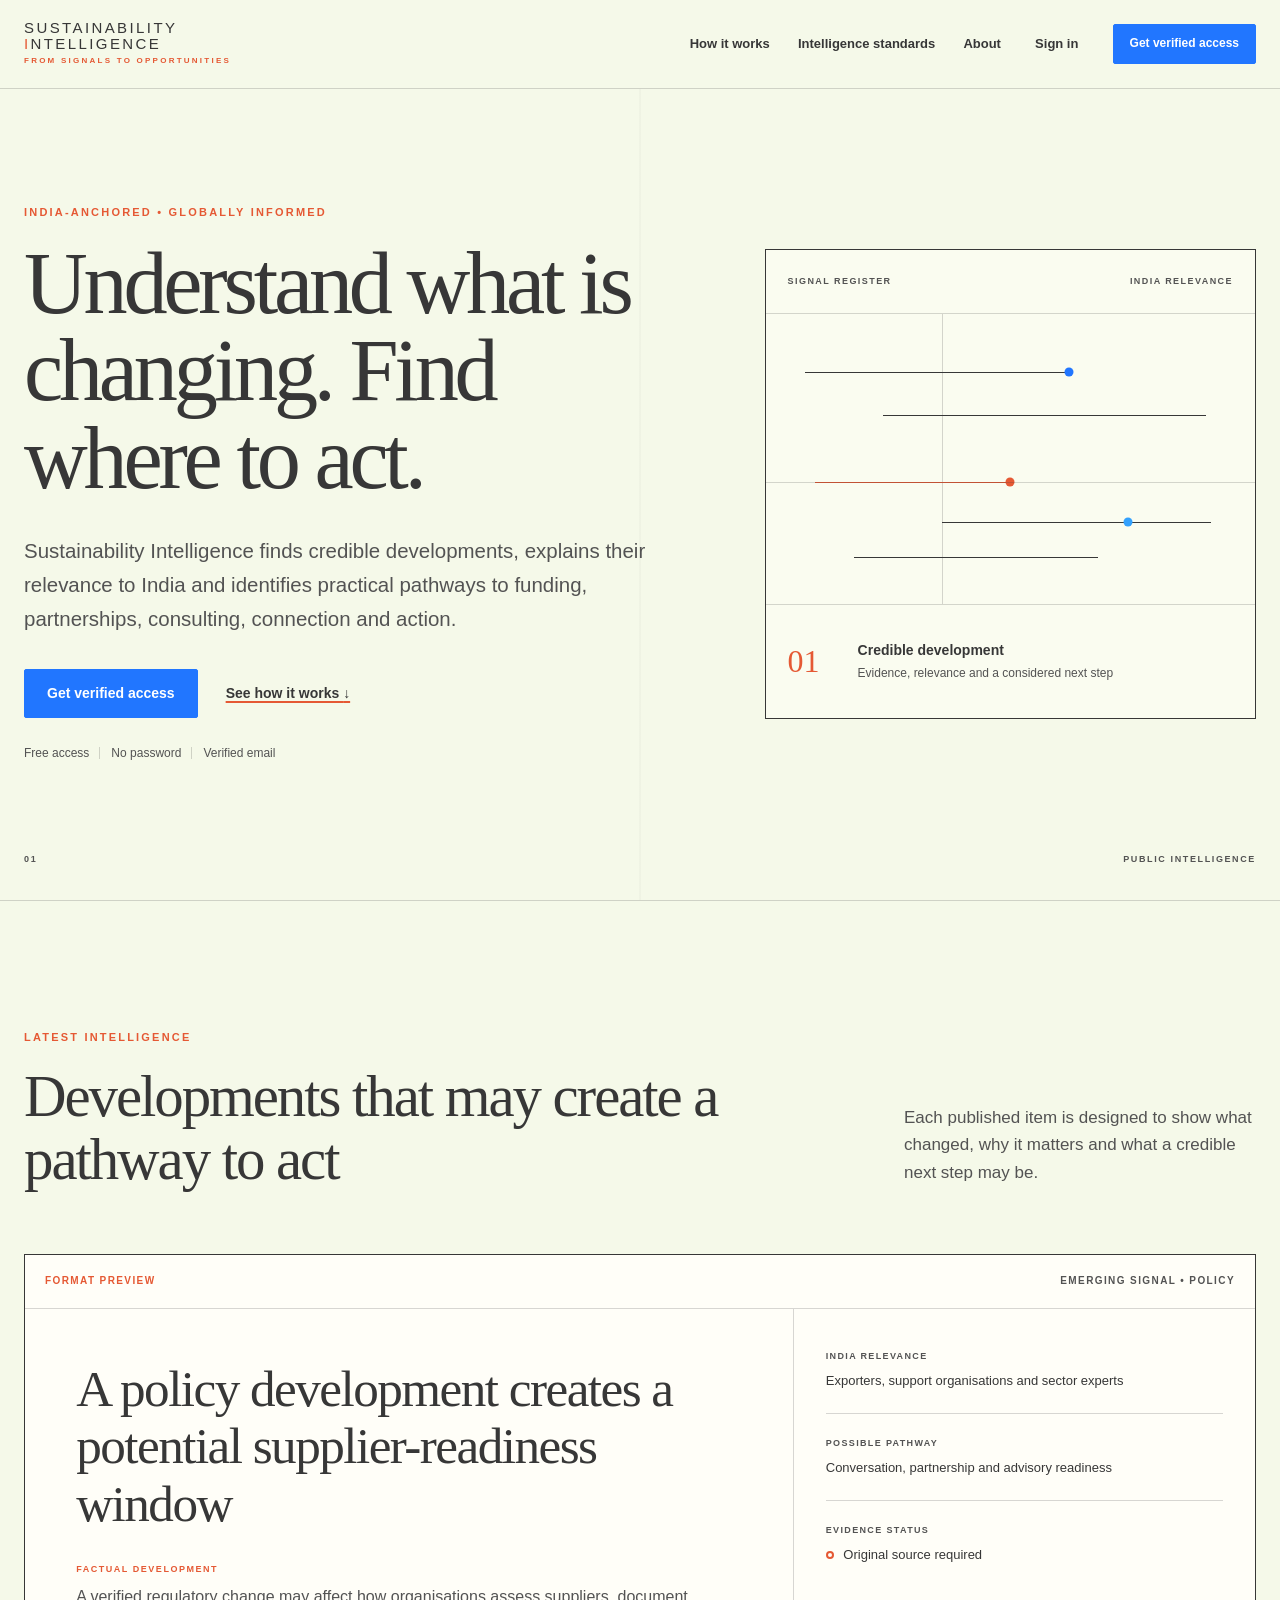
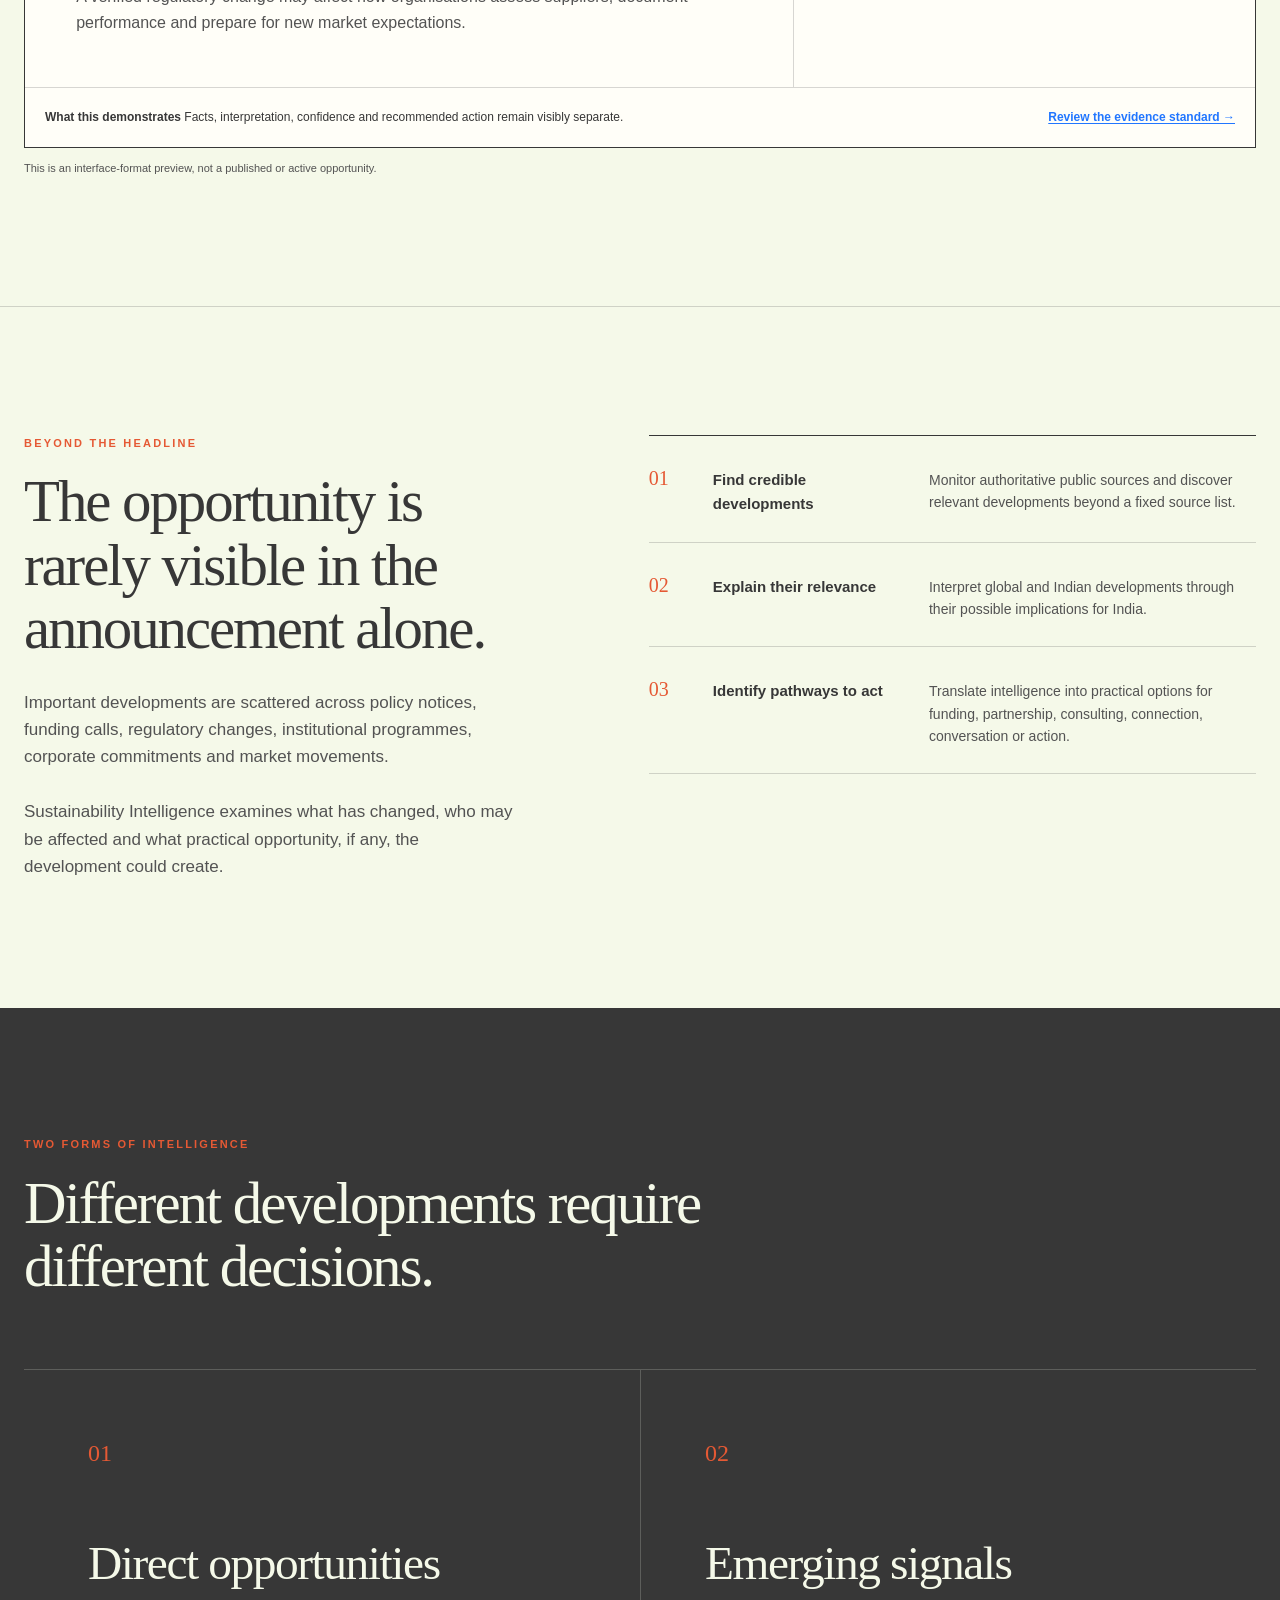
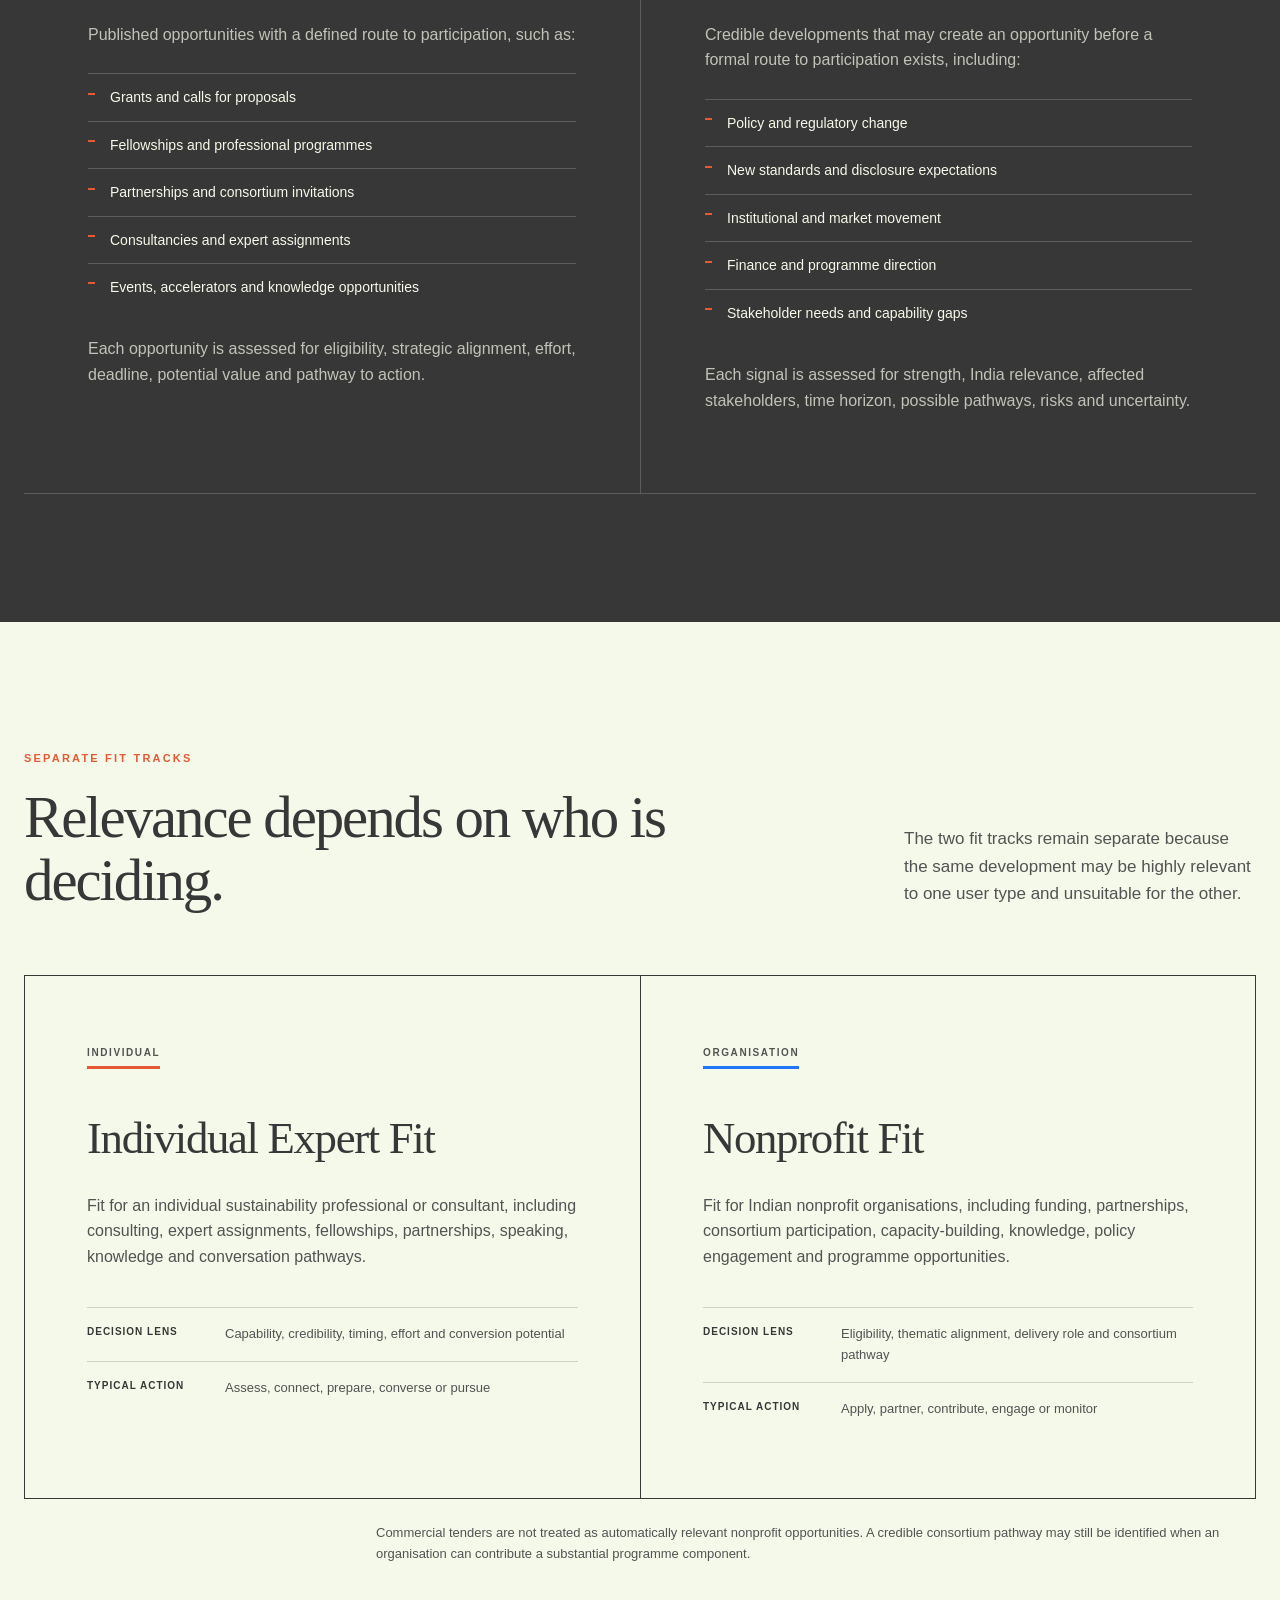
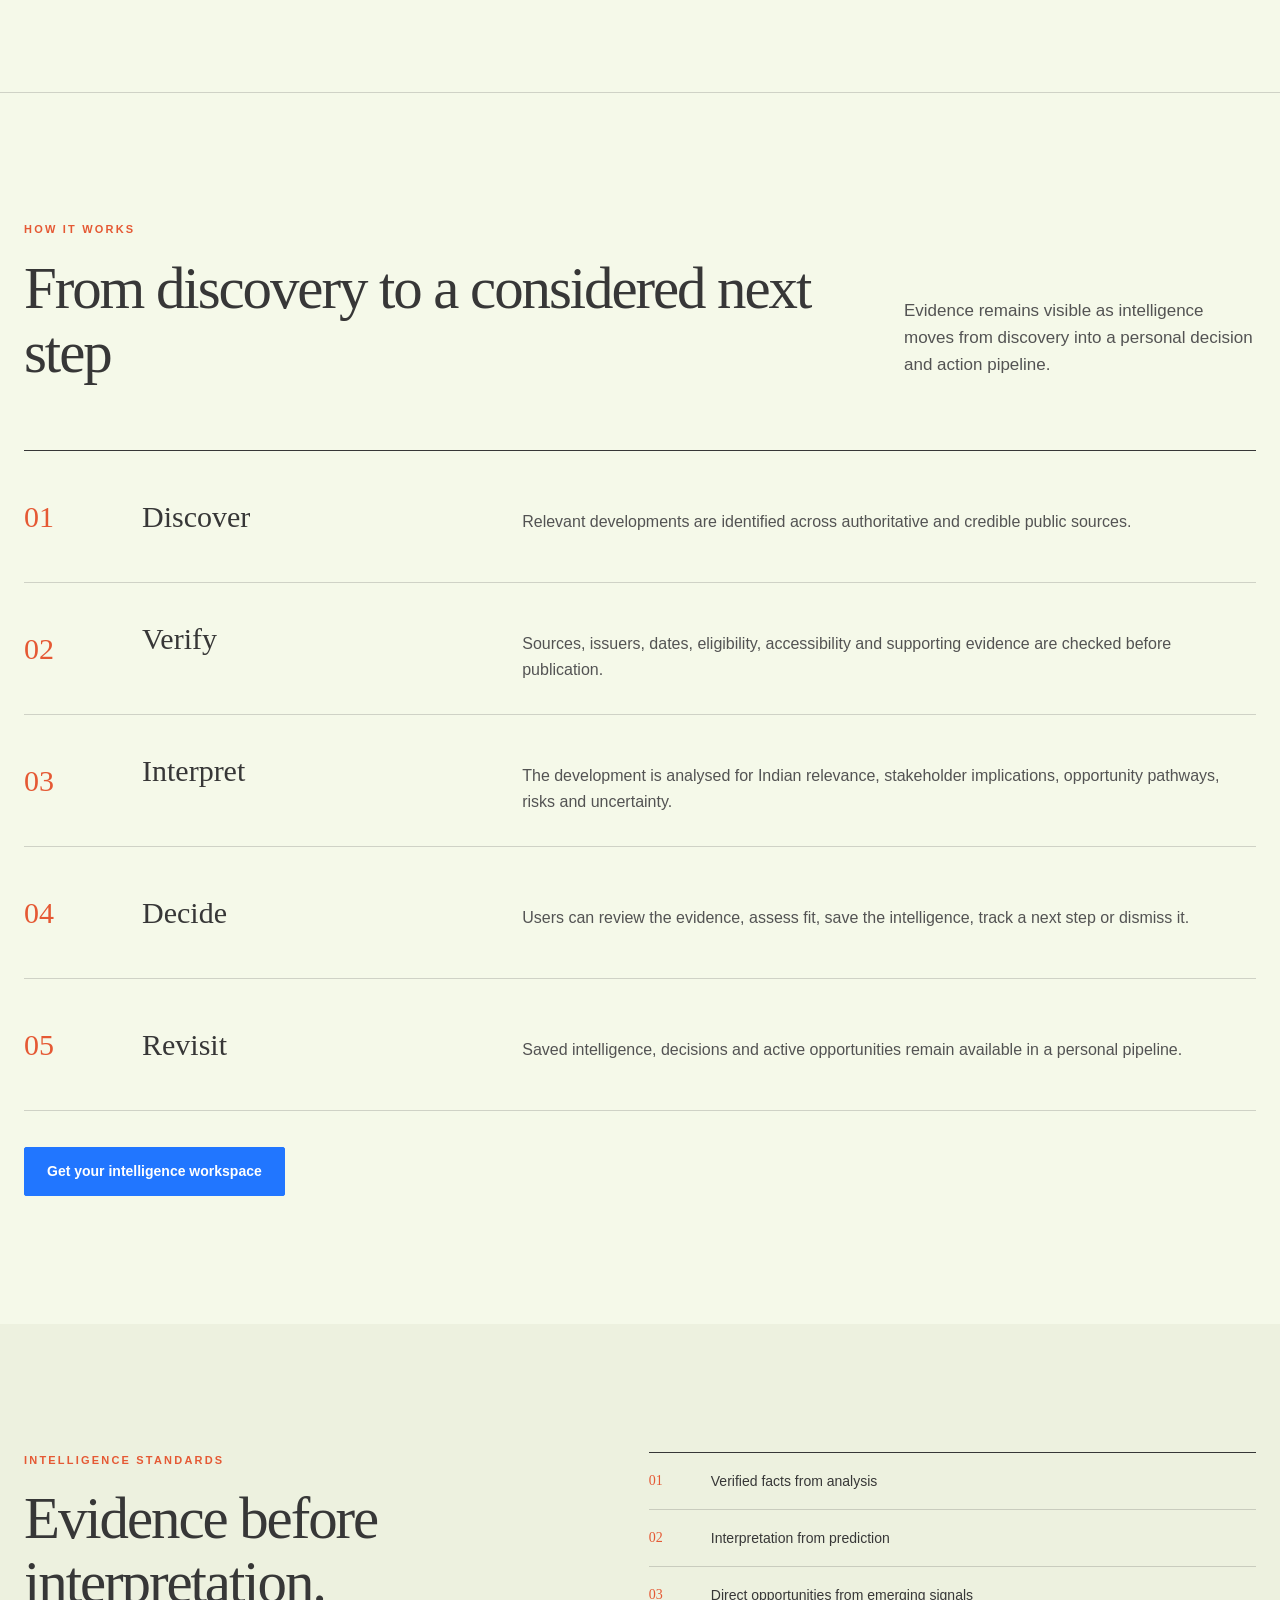
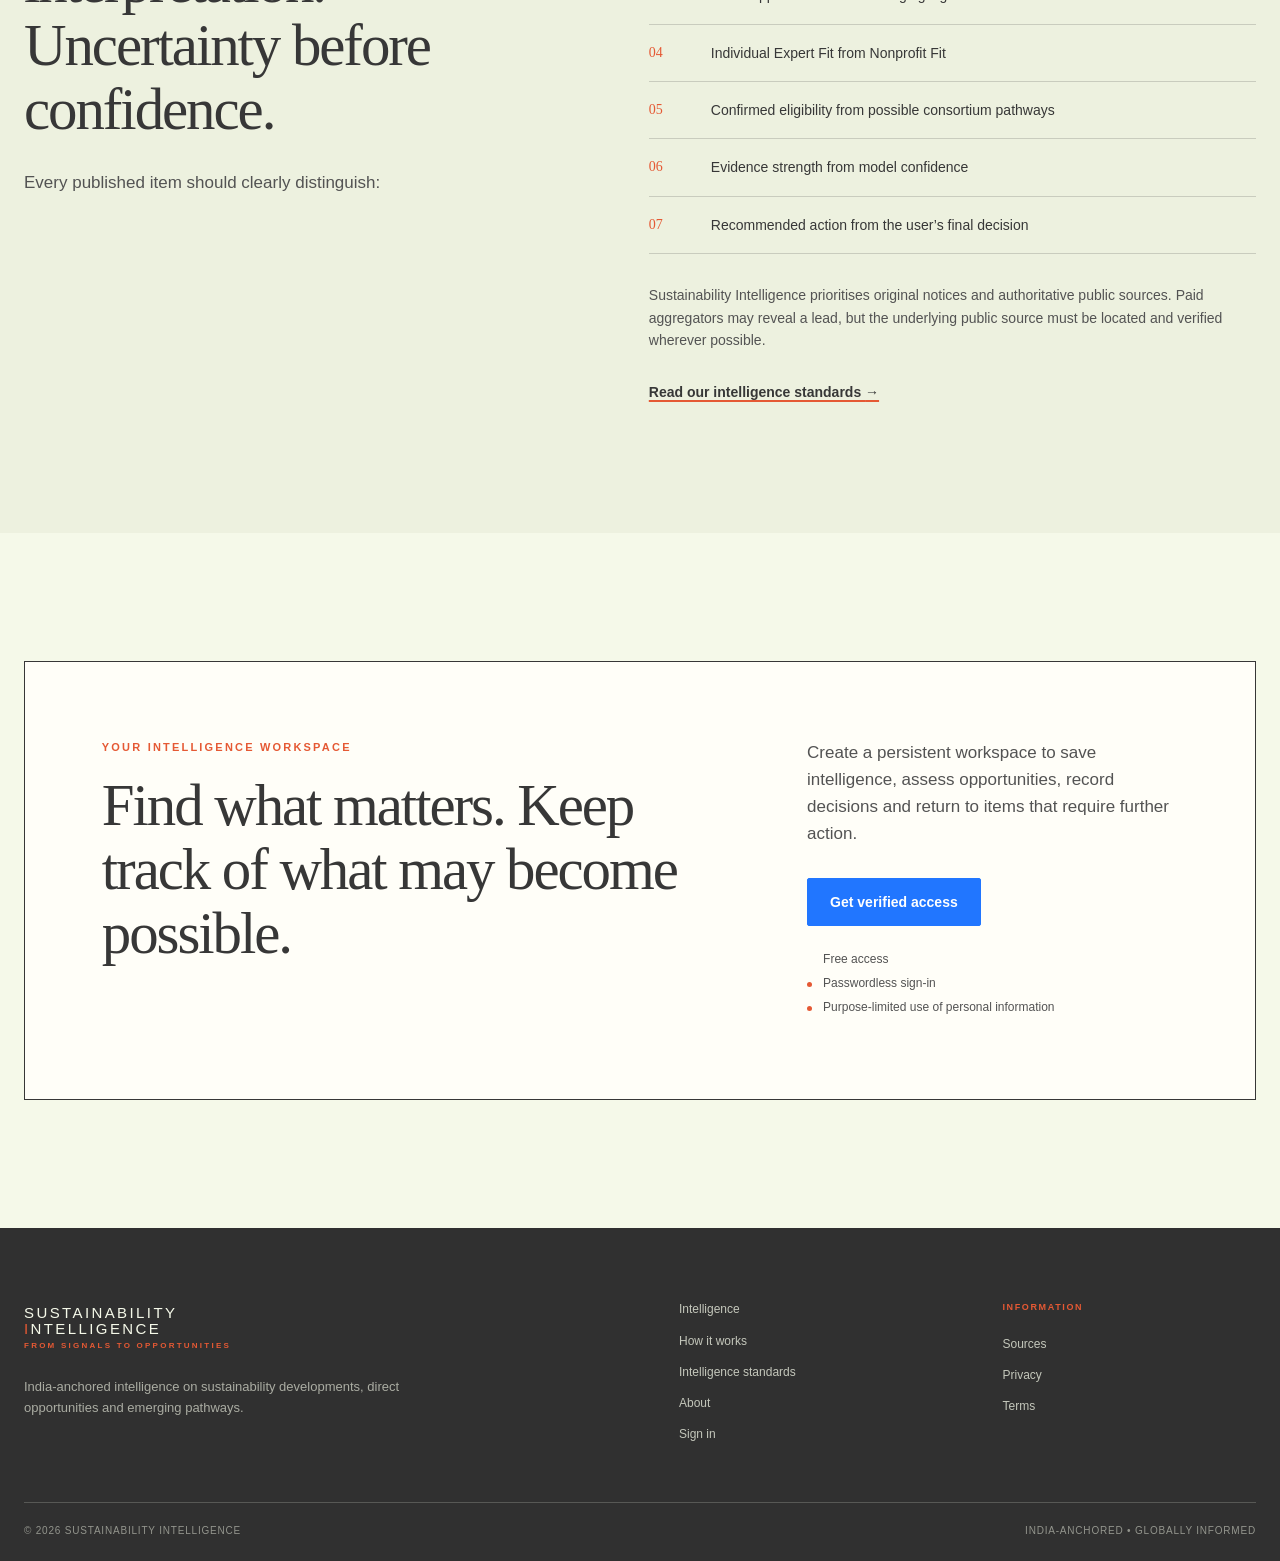
<file: index.html>
<!doctype html>
<html lang="en">
<head>
  <meta charset="utf-8">
  <meta name="viewport" content="width=device-width, initial-scale=1">
  <meta name="description" content="Sustainability Intelligence finds credible developments, explains their relevance to India and identifies practical pathways to funding, partnerships, consulting, connection and action.">
  <meta name="theme-color" content="#F5F9E9">
  <title>Sustainability Intelligence | From signals to opportunities</title>
  <link rel="icon" href="favicon.svg" type="image/svg+xml">
  <link rel="stylesheet" href="styles.css">
  <script src="app.js" defer></script>
</head>
<body>
  <a class="skip-link" href="#main">Skip to main content</a>

  <header class="site-header">
    <div class="shell header-inner">
      <a class="brand" href="#top" aria-label="Sustainability Intelligence home">
        <span class="wordmark"><span>SUSTAINABILITY</span><span><span class="wordmark-i">I</span>NTELLIGENCE</span></span>
        <span class="tagline">From signals to opportunities</span>
      </a>

      <button class="menu-toggle" type="button" aria-expanded="false" aria-controls="primary-navigation">
        <span class="sr-only">Open navigation</span><span aria-hidden="true"></span><span aria-hidden="true"></span>
      </button>

      <nav id="primary-navigation" class="primary-navigation" aria-label="Primary navigation">
        <a href="#how-it-works">How it works</a>
        <a href="#standards">Intelligence standards</a>
        <a href="#about">About</a>
        <button class="nav-sign-in" type="button" data-access-open>Sign in</button>
        <button class="button button-small" type="button" data-access-open>Get verified access</button>
      </nav>
    </div>
  </header>

  <main id="main">
    <section id="top" class="hero" aria-labelledby="hero-title">
      <div class="shell hero-grid">
        <div class="hero-copy">
          <p class="eyebrow">India-anchored <span aria-hidden="true">•</span> Globally informed</p>
          <h1 id="hero-title">Understand what is changing. Find where to act.</h1>
          <p class="hero-proposition">Sustainability Intelligence finds credible developments, explains their relevance to India and identifies practical pathways to funding, partnerships, consulting, connection and action.</p>
          <div class="hero-actions">
            <button class="button" type="button" data-access-open>Get verified access</button>
            <a class="text-link" href="#how-it-works">See how it works <span aria-hidden="true">↓</span></a>
          </div>
          <p class="access-note"><span>Free access</span><span>No password</span><span>Verified email</span></p>
        </div>

        <div class="signal-register" aria-label="A visual register showing how verified signals become practical pathways">
          <div class="register-heading"><span>Signal register</span><span>India relevance</span></div>
          <div class="register-body" aria-hidden="true">
            <span class="signal-line line-a"></span><span class="signal-line line-b"></span><span class="signal-line line-c"></span><span class="signal-line line-d"></span><span class="signal-line line-e"></span>
            <span class="signal-dot dot-a"></span><span class="signal-dot dot-b"></span><span class="signal-dot dot-c"></span>
          </div>
          <div class="register-outcome">
            <span class="register-number">01</span>
            <div><strong>Credible development</strong><span>Evidence, relevance and a considered next step</span></div>
          </div>
        </div>
      </div>
      <div class="hero-index shell" aria-hidden="true"><span>01</span><span>PUBLIC INTELLIGENCE</span></div>
    </section>

    <section class="featured section" aria-labelledby="featured-title">
      <div class="shell">
        <div class="section-intro split-intro">
          <div><p class="eyebrow">Latest intelligence</p><h2 id="featured-title">Developments that may create a pathway to act</h2></div>
          <p>Each published item is designed to show what changed, why it matters and what a credible next step may be.</p>
        </div>

        <article class="intelligence-preview" aria-label="Illustrative intelligence format">
          <div class="preview-kicker"><span class="class-label">Format preview</span><span>Emerging signal <span aria-hidden="true">•</span> Policy</span></div>
          <div class="preview-main">
            <div>
              <h3>A policy development creates a potential supplier-readiness window</h3>
              <p class="factual-label">Factual development</p>
              <p>A verified regulatory change may affect how organisations assess suppliers, document performance and prepare for new market expectations.</p>
            </div>
            <dl class="preview-meta">
              <div><dt>India relevance</dt><dd>Exporters, support organisations and sector experts</dd></div>
              <div><dt>Possible pathway</dt><dd>Conversation, partnership and advisory readiness</dd></div>
              <div><dt>Evidence status</dt><dd><span class="status-dot"></span> Original source required</dd></div>
            </dl>
          </div>
          <div class="preview-action">
            <p><strong>What this demonstrates</strong> Facts, interpretation, confidence and recommended action remain visibly separate.</p>
            <a href="#standards">Review the evidence standard <span aria-hidden="true">→</span></a>
          </div>
        </article>
        <p class="preview-disclaimer">This is an interface-format preview, not a published or active opportunity.</p>
      </div>
    </section>

    <section id="about" class="explanation section section-rule" aria-labelledby="explanation-title">
      <div class="shell editorial-grid">
        <div class="section-intro">
          <p class="eyebrow">Beyond the headline</p>
          <h2 id="explanation-title">The opportunity is rarely visible in the announcement alone.</h2>
          <p>Important developments are scattered across policy notices, funding calls, regulatory changes, institutional programmes, corporate commitments and market movements.</p>
          <p>Sustainability Intelligence examines what has changed, who may be affected and what practical opportunity, if any, the development could create.</p>
        </div>
        <div class="principles" role="list">
          <article role="listitem"><span class="principle-number">01</span><h3>Find credible developments</h3><p>Monitor authoritative public sources and discover relevant developments beyond a fixed source list.</p></article>
          <article role="listitem"><span class="principle-number">02</span><h3>Explain their relevance</h3><p>Interpret global and Indian developments through their possible implications for India.</p></article>
          <article role="listitem"><span class="principle-number">03</span><h3>Identify pathways to act</h3><p>Translate intelligence into practical options for funding, partnership, consulting, connection, conversation or action.</p></article>
        </div>
      </div>
    </section>

    <section class="intelligence-types section section-graphite" aria-labelledby="types-title">
      <div class="shell">
        <div class="section-intro light-intro"><p class="eyebrow">Two forms of intelligence</p><h2 id="types-title">Different developments require different decisions.</h2></div>
        <div class="type-grid">
          <article class="type-card">
            <span class="type-index">01</span><h3>Direct opportunities</h3>
            <p>Published opportunities with a defined route to participation, such as:</p>
            <ul class="clean-list"><li>Grants and calls for proposals</li><li>Fellowships and professional programmes</li><li>Partnerships and consortium invitations</li><li>Consultancies and expert assignments</li><li>Events, accelerators and knowledge opportunities</li></ul>
            <p>Each opportunity is assessed for eligibility, strategic alignment, effort, deadline, potential value and pathway to action.</p>
          </article>
          <article class="type-card">
            <span class="type-index">02</span><h3>Emerging signals</h3>
            <p>Credible developments that may create an opportunity before a formal route to participation exists, including:</p>
            <ul class="clean-list"><li>Policy and regulatory change</li><li>New standards and disclosure expectations</li><li>Institutional and market movement</li><li>Finance and programme direction</li><li>Stakeholder needs and capability gaps</li></ul>
            <p>Each signal is assessed for strength, India relevance, affected stakeholders, time horizon, possible pathways, risks and uncertainty.</p>
          </article>
        </div>
      </div>
    </section>

    <section class="fit-tracks section" aria-labelledby="fit-title">
      <div class="shell">
        <div class="section-intro split-intro">
          <div><p class="eyebrow">Separate fit tracks</p><h2 id="fit-title">Relevance depends on who is deciding.</h2></div>
          <p>The two fit tracks remain separate because the same development may be highly relevant to one user type and unsuitable for the other.</p>
        </div>
        <div class="fit-grid">
          <article>
            <span class="fit-marker expert-marker">Individual</span><h3>Individual Expert Fit</h3>
            <p>Fit for an individual sustainability professional or consultant, including consulting, expert assignments, fellowships, partnerships, speaking, knowledge and conversation pathways.</p>
            <dl><div><dt>Decision lens</dt><dd>Capability, credibility, timing, effort and conversion potential</dd></div><div><dt>Typical action</dt><dd>Assess, connect, prepare, converse or pursue</dd></div></dl>
          </article>
          <article>
            <span class="fit-marker nonprofit-marker">Organisation</span><h3>Nonprofit Fit</h3>
            <p>Fit for Indian nonprofit organisations, including funding, partnerships, consortium participation, capacity-building, knowledge, policy engagement and programme opportunities.</p>
            <dl><div><dt>Decision lens</dt><dd>Eligibility, thematic alignment, delivery role and consortium pathway</dd></div><div><dt>Typical action</dt><dd>Apply, partner, contribute, engage or monitor</dd></div></dl>
          </article>
        </div>
        <p class="fit-note">Commercial tenders are not treated as automatically relevant nonprofit opportunities. A credible consortium pathway may still be identified when an organisation can contribute a substantial programme component.</p>
      </div>
    </section>

    <section id="how-it-works" class="process section section-rule" aria-labelledby="process-title">
      <div class="shell">
        <div class="section-intro split-intro">
          <div><p class="eyebrow">How it works</p><h2 id="process-title">From discovery to a considered next step</h2></div>
          <p>Evidence remains visible as intelligence moves from discovery into a personal decision and action pipeline.</p>
        </div>
        <ol class="process-list">
          <li><span>01</span><div><h3>Discover</h3><p>Relevant developments are identified across authoritative and credible public sources.</p></div></li>
          <li><span>02</span><div><h3>Verify</h3><p>Sources, issuers, dates, eligibility, accessibility and supporting evidence are checked before publication.</p></div></li>
          <li><span>03</span><div><h3>Interpret</h3><p>The development is analysed for Indian relevance, stakeholder implications, opportunity pathways, risks and uncertainty.</p></div></li>
          <li><span>04</span><div><h3>Decide</h3><p>Users can review the evidence, assess fit, save the intelligence, track a next step or dismiss it.</p></div></li>
          <li><span>05</span><div><h3>Revisit</h3><p>Saved intelligence, decisions and active opportunities remain available in a personal pipeline.</p></div></li>
        </ol>
        <button class="button process-cta" type="button" data-access-open>Get your intelligence workspace</button>
      </div>
    </section>

    <section id="standards" class="standards section section-ivory-deep" aria-labelledby="standards-title">
      <div class="shell standards-grid">
        <div class="section-intro"><p class="eyebrow">Intelligence standards</p><h2 id="standards-title">Evidence before interpretation. Uncertainty before confidence.</h2><p>Every published item should clearly distinguish:</p></div>
        <div>
          <ul class="standards-list">
            <li><span>01</span>Verified facts from analysis</li><li><span>02</span>Interpretation from prediction</li><li><span>03</span>Direct opportunities from emerging signals</li><li><span>04</span>Individual Expert Fit from Nonprofit Fit</li><li><span>05</span>Confirmed eligibility from possible consortium pathways</li><li><span>06</span>Evidence strength from model confidence</li><li><span>07</span>Recommended action from the user’s final decision</li>
          </ul>
          <p class="standards-support">Sustainability Intelligence prioritises original notices and authoritative public sources. Paid aggregators may reveal a lead, but the underlying public source must be located and verified wherever possible.</p>
          <a class="text-link" href="docs/intelligence-standards.md">Read our intelligence standards <span aria-hidden="true">→</span></a>
        </div>
      </div>
    </section>

    <section id="access" class="access-section section" aria-labelledby="access-title">
      <div class="shell access-panel">
        <div><p class="eyebrow">Your intelligence workspace</p><h2 id="access-title">Find what matters. Keep track of what may become possible.</h2></div>
        <div>
          <p>Create a persistent workspace to save intelligence, assess opportunities, record decisions and return to items that require further action.</p>
          <button class="button" type="button" data-access-open>Get verified access</button>
          <p class="access-note access-note-block"><span>Free access</span><span>Passwordless sign-in</span><span>Purpose-limited use of personal information</span></p>
        </div>
      </div>
    </section>
  </main>

  <footer class="site-footer">
    <div class="shell footer-grid">
      <div class="footer-brand">
        <a class="brand" href="#top" aria-label="Sustainability Intelligence home"><span class="wordmark"><span>SUSTAINABILITY</span><span><span class="wordmark-i">I</span>NTELLIGENCE</span></span><span class="tagline">From signals to opportunities</span></a>
        <p>India-anchored intelligence on sustainability developments, direct opportunities and emerging pathways.</p>
      </div>
      <nav class="footer-links" aria-label="Footer navigation"><a href="#top">Intelligence</a><a href="#how-it-works">How it works</a><a href="#standards">Intelligence standards</a><a href="#about">About</a><button type="button" data-access-open>Sign in</button></nav>
      <nav class="footer-links" aria-label="Policy navigation"><span>Information</span><a href="docs/intelligence-standards.md">Sources</a><a href="#access">Privacy</a><a href="#access">Terms</a></nav>
    </div>
    <div class="shell footer-bottom"><span>© 2026 Sustainability Intelligence</span><span>India-anchored <span aria-hidden="true">•</span> Globally informed</span></div>
  </footer>
</body>
</html>
</file>
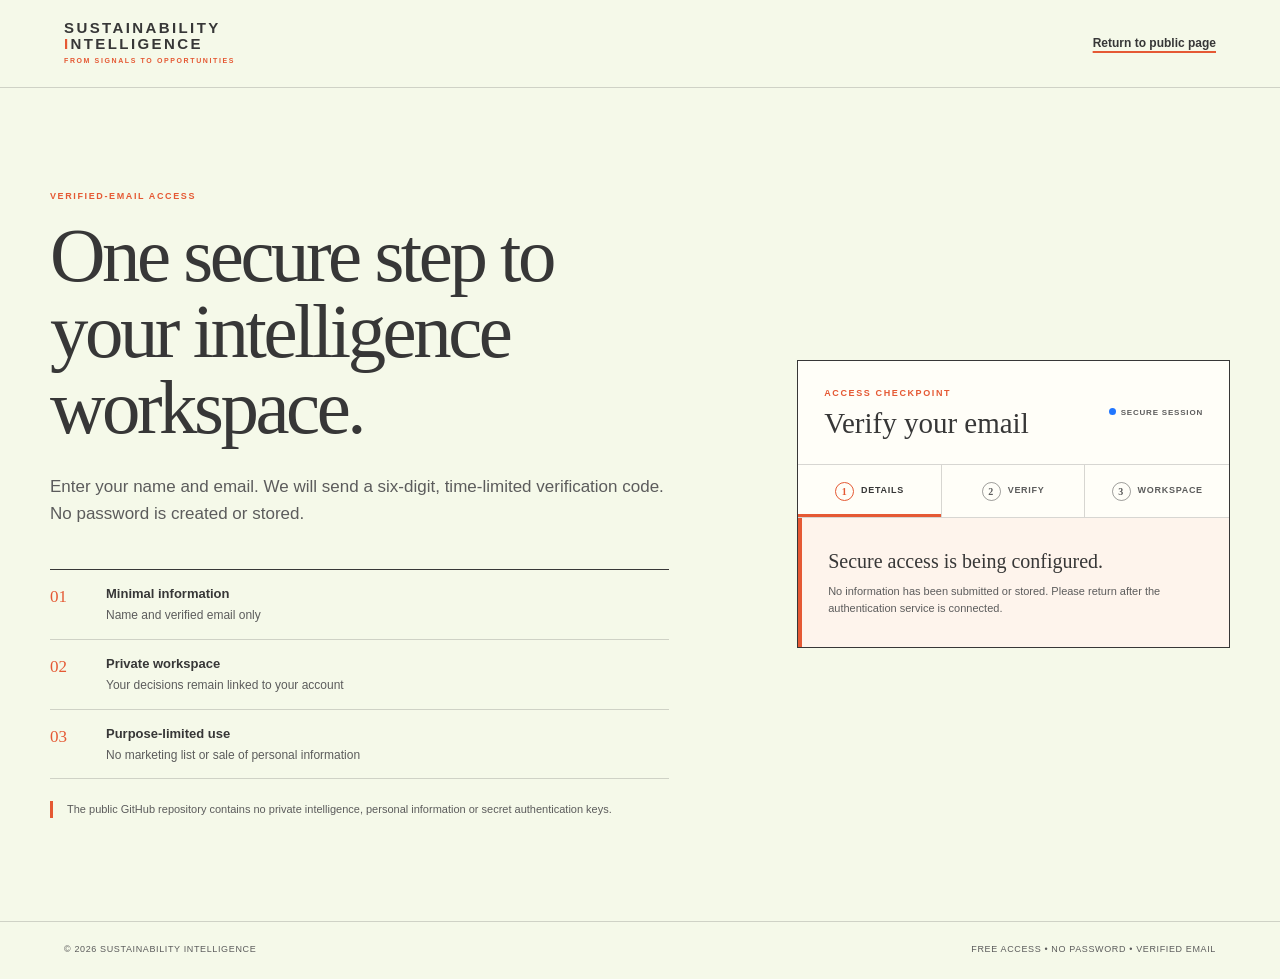
<file: access.html>
<!doctype html>
<html lang="en">
<head>
  <meta charset="utf-8">
  <meta name="viewport" content="width=device-width, initial-scale=1">
  <meta name="theme-color" content="#F5F9E9">
  <meta name="description" content="Passwordless verified-email access to the Sustainability Intelligence workspace.">
  <title>Verified access | Sustainability Intelligence</title>
  <link rel="icon" href="favicon.svg" type="image/svg+xml">
  <link rel="stylesheet" href="access.css">
  <script src="supabase-config.js" defer></script>
  <script src="auth-client.js" defer></script>
  <script src="access.js" defer></script>
</head>
<body>
  <a class="skip-link" href="#access-main">Skip to access form</a>

  <header class="access-header">
    <a class="brand" href="index.html" aria-label="Sustainability Intelligence home">
      <span class="wordmark"><span>SUSTAINABILITY</span><span><span>I</span>NTELLIGENCE</span></span>
      <span class="tagline">From signals to opportunities</span>
    </a>
    <a class="back-link" href="index.html">Return to public page</a>
  </header>

  <main id="access-main" class="access-main">
    <section class="access-intro" aria-labelledby="access-title">
      <p class="eyebrow">Verified-email access</p>
      <h1 id="access-title">One secure step to your intelligence workspace.</h1>
      <p class="intro-copy">Enter your name and email. We will send a six-digit, time-limited verification code. No password is created or stored.</p>

      <div class="access-principles" role="list" aria-label="Access principles">
        <div role="listitem"><span>01</span><p><strong>Minimal information</strong>Name and verified email only</p></div>
        <div role="listitem"><span>02</span><p><strong>Private workspace</strong>Your decisions remain linked to your account</p></div>
        <div role="listitem"><span>03</span><p><strong>Purpose-limited use</strong>No marketing list or sale of personal information</p></div>
      </div>

      <p class="security-note">The public GitHub repository contains no private intelligence, personal information or secret authentication keys.</p>
    </section>

    <section class="access-card" aria-labelledby="card-title">
      <div class="card-header">
        <div>
          <p class="card-index">Access checkpoint</p>
          <h2 id="card-title">Verify your email</h2>
        </div>
        <span class="secure-marker"><span aria-hidden="true"></span>Secure session</span>
      </div>

      <ol class="step-indicator" aria-label="Verification progress">
        <li class="is-active" data-step-indicator="details"><span>1</span>Details</li>
        <li data-step-indicator="verify"><span>2</span>Verify</li>
        <li data-step-indicator="complete"><span>3</span>Workspace</li>
      </ol>

      <div id="configuration-message" class="configuration-message" hidden>
        <strong>Secure access is being configured.</strong>
        <p>No information has been submitted or stored. Please return after the authentication service is connected.</p>
      </div>

      <div id="existing-session" class="existing-session" hidden>
        <p class="form-kicker">Verified session found</p>
        <h3>Continue to your workspace</h3>
        <p>Your current secure session is still active on this device.</p>
        <a class="primary-button" href="workspace.html">Open workspace</a>
        <button class="quiet-button" id="existing-sign-out" type="button">Sign out instead</button>
      </div>

      <form id="details-form" class="access-form">
        <p class="form-kicker">Step 1 of 2</p>
        <label>
          <span>Your name</span>
          <input id="display-name" name="name" type="text" autocomplete="name" minlength="2" maxlength="100" required placeholder="Enter your name">
        </label>
        <label>
          <span>Email address</span>
          <input id="email-address" name="email" type="email" autocomplete="email" maxlength="254" required placeholder="you@example.com">
        </label>
        <button class="primary-button" type="submit">Send verification code</button>
        <p class="form-help">By continuing, you agree that your email may be used only to verify access, maintain your workspace and deliver essential account messages.</p>
      </form>

      <form id="verify-form" class="access-form" hidden>
        <p class="form-kicker">Step 2 of 2</p>
        <h3>Check your email</h3>
        <p class="verify-copy">Enter the six-digit code sent to <strong id="verification-email"></strong>.</p>
        <label>
          <span>Verification code</span>
          <input id="verification-code" name="code" type="text" inputmode="numeric" autocomplete="one-time-code" pattern="[0-9]{6}" minlength="6" maxlength="6" required placeholder="000000">
        </label>
        <button class="primary-button" type="submit">Verify and open workspace</button>
        <div class="verify-actions">
          <button class="quiet-button" id="change-email" type="button">Change details</button>
          <button class="quiet-button" id="resend-code" type="button" disabled>Resend in 60 seconds</button>
        </div>
      </form>

      <div id="access-status" class="access-status" role="status" aria-live="polite"></div>
    </section>
  </main>

  <footer class="access-footer">
    <span>© 2026 Sustainability Intelligence</span>
    <span>Free access <span aria-hidden="true">•</span> No password <span aria-hidden="true">•</span> Verified email</span>
  </footer>
</body>
</html>
</file>
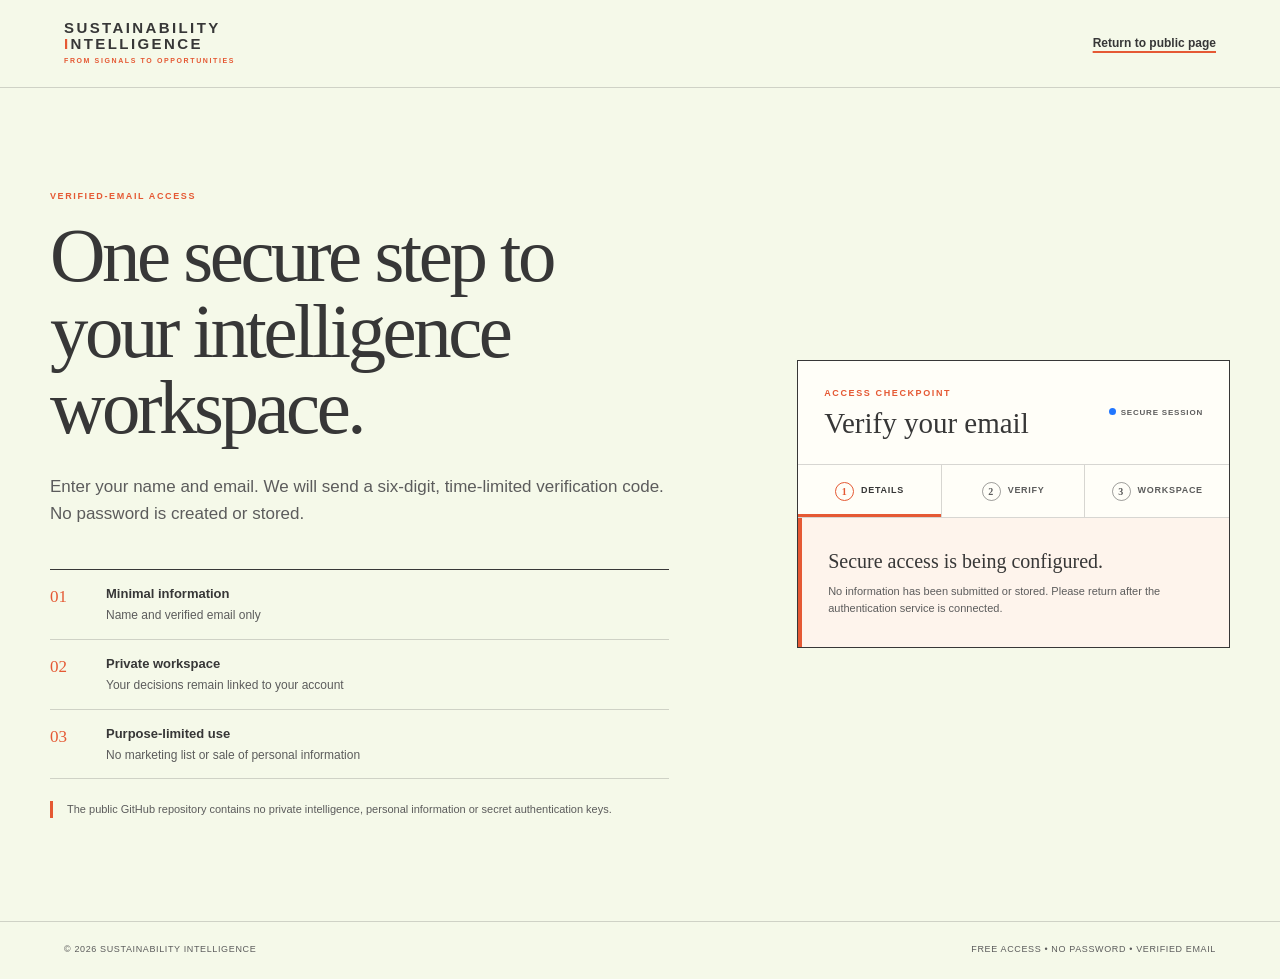
<file: workspace.html>
<!doctype html>
<html lang="en">
<head>
  <meta charset="utf-8">
  <meta name="viewport" content="width=device-width, initial-scale=1">
  <meta name="theme-color" content="#F5F9E9">
  <meta name="description" content="Illustrative Sustainability Intelligence workspace for reviewing direct opportunities and emerging signals.">
  <title>Intelligence Workspace | Sustainability Intelligence</title>
  <link rel="icon" href="favicon.svg" type="image/svg+xml">
  <link rel="stylesheet" href="workspace.css">
  <script src="supabase-config.js" defer></script>
  <script src="auth-client.js" defer></script>
  <script src="workspace.js" defer></script>
</head>
<body>
  <a class="skip-link" href="#workspace-main">Skip to intelligence</a>

  <div class="prototype-banner" role="status">
    <strong>Illustrative workspace</strong>
    <span>No live intelligence or personal data</span>
  </div>

  <header class="mobile-header">
    <a class="brand" href="index.html" aria-label="Sustainability Intelligence home">
      <span class="wordmark"><span>SUSTAINABILITY</span><span><span>I</span>NTELLIGENCE</span></span>
    </a>
    <button class="mobile-menu-button" type="button" aria-expanded="false" aria-controls="workspace-sidebar">
      <span class="sr-only">Open workspace navigation</span>
      <span aria-hidden="true"></span><span aria-hidden="true"></span>
    </button>
  </header>

  <div class="workspace-shell">
    <aside id="workspace-sidebar" class="sidebar" aria-label="Workspace navigation">
      <div class="sidebar-brand">
        <a class="brand" href="index.html" aria-label="Sustainability Intelligence home">
          <span class="wordmark"><span>SUSTAINABILITY</span><span><span>I</span>NTELLIGENCE</span></span>
          <span class="tagline">From signals to opportunities</span>
        </a>
      </div>

      <nav class="workspace-navigation" aria-label="Intelligence">
        <p>Intelligence</p>
        <button class="nav-item is-active" type="button" data-view="queue">
          <span class="nav-symbol" aria-hidden="true">◎</span>
          <span>Action Queue</span><span class="count" data-count="queue">6</span>
        </button>
        <button class="nav-item" type="button" data-view="direct">
          <span class="nav-symbol" aria-hidden="true">↗</span>
          <span>Direct Opportunities</span><span class="count" data-count="direct">3</span>
        </button>
        <button class="nav-item" type="button" data-view="signals">
          <span class="nav-symbol" aria-hidden="true">◇</span>
          <span>Emerging Signals</span><span class="count" data-count="signals">3</span>
        </button>
        <button class="nav-item" type="button" data-view="context">
          <span class="nav-symbol" aria-hidden="true">▤</span>
          <span>Context</span>
        </button>
      </nav>

      <nav class="workspace-navigation secondary-navigation" aria-label="Workspace">
        <p>Workspace</p>
        <button class="nav-item" type="button" data-view="pipeline">
          <span class="nav-symbol" aria-hidden="true">≡</span><span>Pipeline</span><span class="count" data-count="pipeline">0</span>
        </button>
        <button class="nav-item" type="button" data-view="sources">
          <span class="nav-symbol" aria-hidden="true">□</span><span>Sources</span>
        </button>
        <button class="nav-item" type="button" data-view="settings">
          <span class="nav-symbol" aria-hidden="true">⚙</span><span>Settings</span>
        </button>
        <button class="nav-item" id="sign-out-button" type="button">
          <span class="nav-symbol" aria-hidden="true">↪</span><span>Sign out</span>
        </button>
      </nav>

      <div class="sidebar-footer">
        <span class="profile-mark" id="profile-mark" aria-hidden="true">SI</span>
        <div><strong id="profile-label">Verified workspace</strong><span id="profile-track">Secure personal session</span></div>
      </div>
    </aside>

    <main id="workspace-main" class="workspace-main">
      <header class="workspace-topbar">
        <div>
          <p class="date-label">Intelligence workspace</p>
          <p class="welcome">Good morning, <span id="profile-name">there</span></p>
        </div>
        <div class="topbar-actions">
          <label class="search-control">
            <span class="sr-only">Search intelligence</span>
            <span aria-hidden="true">⌕</span>
            <input id="search-input" type="search" placeholder="Search intelligence">
          </label>
          <button class="icon-button" type="button" aria-label="Notifications">○</button>
        </div>
      </header>

      <section class="workspace-content" aria-labelledby="view-title">
        <div class="view-heading">
          <div>
            <p class="eyebrow" id="view-eyebrow">Prioritised intelligence</p>
            <h1 id="view-title">Action Queue</h1>
            <p id="view-description">The strongest next actions across both ranking tracks.</p>
          </div>
          <div class="view-summary" aria-label="Queue summary">
            <div><strong id="visible-count">6</strong><span>Visible</span></div>
            <div><strong id="saved-count">0</strong><span>Saved</span></div>
            <div><strong id="tracked-count">0</strong><span>Tracking</span></div>
          </div>
        </div>

        <div class="control-row">
          <div class="segmented-control" aria-label="Fit track">
            <button class="is-active" type="button" data-fit="all">All</button>
            <button type="button" data-fit="expert">Individual Expert Fit</button>
            <button type="button" data-fit="nonprofit">Nonprofit Fit</button>
          </div>
          <div class="filter-actions">
            <label>
              <span class="sr-only">Filter by theme</span>
              <select id="theme-filter">
                <option value="all">All themes</option>
                <option value="policy">Policy and regulation</option>
                <option value="funding">Funding and finance</option>
                <option value="markets">Markets and standards</option>
                <option value="knowledge">Knowledge and programmes</option>
              </select>
            </label>
            <label>
              <span class="sr-only">Sort intelligence</span>
              <select id="sort-select">
                <option value="priority">Highest priority</option>
                <option value="confidence">Highest confidence</option>
                <option value="urgency">Most urgent</option>
              </select>
            </label>
          </div>
        </div>

        <div class="feed-header" aria-hidden="true">
          <span>Intelligence</span><span>Fit and action</span><span>Timing</span><span></span>
        </div>

        <div id="intelligence-feed" class="intelligence-feed" aria-live="polite"></div>

        <div id="empty-state" class="empty-state" hidden>
          <span aria-hidden="true">○</span>
          <h2>No illustrative records match these filters.</h2>
          <p>Clear the search or change the fit and theme filters.</p>
          <button class="text-button" type="button" id="clear-filters">Clear filters</button>
        </div>
      </section>
    </main>

    <aside id="preview-panel" class="preview-panel" aria-labelledby="preview-title">
      <div class="preview-toolbar">
        <span>Quick preview</span>
        <button type="button" id="close-preview" aria-label="Close quick preview">×</button>
      </div>
      <div id="preview-content" class="preview-content">
        <div class="preview-placeholder">
          <span aria-hidden="true">◇</span>
          <h2>Select an intelligence item</h2>
          <p>Review why it matters, evidence status and a possible next step.</p>
        </div>
      </div>
    </aside>
  </div>

  <nav class="mobile-bottom-nav" aria-label="Mobile workspace">
    <button class="is-active" type="button" data-mobile-view="queue"><span aria-hidden="true">◎</span>Intelligence</button>
    <button type="button" id="mobile-search"><span aria-hidden="true">⌕</span>Search</button>
    <button type="button" data-mobile-view="pipeline"><span aria-hidden="true">≡</span>Pipeline</button>
    <button type="button" id="mobile-more"><span aria-hidden="true">•••</span>More</button>
  </nav>

  <template id="feed-item-template">
    <article class="feed-item">
      <button class="item-open" type="button">
        <span class="record-marker" aria-hidden="true"></span>
        <span class="item-copy">
          <span class="record-type"></span>
          <strong class="record-title"></strong>
          <span class="record-source"></span>
          <span class="record-summary"></span>
        </span>
        <span class="item-fit">
          <span class="fit-badge"></span>
          <span class="recommended-action"></span>
        </span>
        <span class="item-timing">
          <strong></strong><span></span>
        </span>
      </button>
      <div class="item-actions" aria-label="Record actions">
        <button type="button" data-action="save">Save</button>
        <button type="button" data-action="track">Track</button>
        <button type="button" data-action="dismiss">Dismiss</button>
      </div>
    </article>
  </template>

  <div class="toast" id="toast" role="status" aria-live="polite"></div>
</body>
</html>
</file>
<file: styles.css>
:root{--terracotta:#e55934;--ivory:#f5f9e9;--ivory-deep:#edf1df;--graphite:#373737;--graphite-soft:#535353;--blue:#2176ff;--blue-light:#33a1fd;--line:rgba(55,55,55,.2);--line-dark:rgba(245,249,233,.2);--white:#fffef8;--max-width:1240px;--serif:"Iowan Old Style","Palatino Linotype",Palatino,"Book Antiqua",Georgia,serif;--sans:Inter,"Helvetica Neue",Helvetica,Arial,sans-serif;--condensed:"Arial Narrow","Helvetica Neue",Arial,sans-serif}
*{box-sizing:border-box}html{scroll-behavior:smooth;scroll-padding-top:96px}body{margin:0;background:var(--ivory);color:var(--graphite);font-family:var(--sans);font-size:16px;line-height:1.6;text-rendering:optimizeLegibility}body:has(dialog[open]){overflow:hidden}a{color:inherit;text-underline-offset:.18em}button,a{-webkit-tap-highlight-color:transparent}button{font:inherit}:focus-visible{outline:3px solid var(--blue);outline-offset:4px}::selection{background:var(--terracotta);color:var(--white)}
.shell{width:min(calc(100% - 48px),var(--max-width));margin-inline:auto}.sr-only{position:absolute;width:1px;height:1px;margin:-1px;clip:rect(0 0 0 0);overflow:hidden;white-space:nowrap}.skip-link{position:fixed;z-index:1000;top:16px;left:16px;padding:10px 16px;background:var(--graphite);color:var(--ivory);transform:translateY(-160%);transition:transform 160ms ease}.skip-link:focus{transform:translateY(0)}
.site-header{position:sticky;z-index:100;top:0;border-bottom:1px solid var(--line);background:rgba(245,249,233,.95);backdrop-filter:blur(14px)}.header-inner{min-height:88px;display:flex;align-items:center;justify-content:space-between;gap:32px}.brand{display:inline-flex;flex-direction:column;gap:4px;width:max-content;color:var(--graphite);text-decoration:none}.wordmark{display:flex;flex-direction:column;font-family:var(--condensed);font-size:15px;font-weight:500;letter-spacing:.16em;line-height:1.02}.wordmark-i{color:var(--terracotta)}.tagline{color:var(--terracotta);font-size:8px;font-weight:700;letter-spacing:.28em;text-transform:uppercase}
.primary-navigation{display:flex;align-items:center;gap:clamp(18px,2.2vw,34px)}.primary-navigation a,.nav-sign-in{border:0;background:transparent;color:var(--graphite);font-size:13px;font-weight:600;text-decoration:none}.primary-navigation a:hover,.nav-sign-in:hover{color:var(--terracotta)}.menu-toggle{display:none;width:44px;height:44px;padding:11px 8px;border:1px solid var(--graphite);background:transparent}.menu-toggle span[aria-hidden]{display:block;height:1px;margin:6px 0;background:var(--graphite)}
.button{min-height:48px;display:inline-flex;align-items:center;justify-content:center;padding:12px 22px;border:1px solid var(--blue);border-radius:2px;background:var(--blue);color:#fff;cursor:pointer;font-size:14px;font-weight:700;text-decoration:none;transition:background 160ms ease,border-color 160ms ease,transform 160ms ease}.button:hover{border-color:#145fdc;background:#145fdc;transform:translateY(-1px)}.button-small{min-height:40px;padding:9px 16px;font-size:12px}.text-link{color:var(--graphite);font-size:14px;font-weight:700;text-decoration-color:var(--terracotta);text-decoration-thickness:2px}.text-link:hover{color:var(--terracotta)}.eyebrow{margin:0 0 18px;color:var(--terracotta);font-size:11px;font-weight:800;letter-spacing:.2em;text-transform:uppercase}
.hero{position:relative;min-height:calc(100vh - 88px);display:flex;flex-direction:column;justify-content:center;padding:clamp(70px,9vw,126px) 0 34px;border-bottom:1px solid var(--line);overflow:hidden}.hero:before{position:absolute;inset:0;content:"";background:linear-gradient(90deg,transparent calc(50% - 1px),rgba(55,55,55,.06) 50%,transparent calc(50% + 1px));pointer-events:none}.hero-grid{position:relative;display:grid;grid-template-columns:minmax(0,1.12fr) minmax(360px,.88fr);gap:clamp(60px,9vw,132px);align-items:center}.hero-copy h1{max-width:820px;margin:0;font-family:var(--serif);font-size:clamp(54px,6.9vw,94px);font-weight:400;letter-spacing:-.048em;line-height:.99}.hero-proposition{max-width:690px;margin:32px 0 0;color:var(--graphite-soft);font-size:clamp(17px,1.6vw,21px);line-height:1.65}.hero-actions{display:flex;align-items:center;gap:28px;margin-top:34px}.access-note{display:flex;flex-wrap:wrap;gap:10px 22px;margin:26px 0 0;color:var(--graphite-soft);font-size:12px}.access-note span{position:relative}.access-note span+span:before{position:absolute;top:.25em;left:-12px;width:1px;height:1em;background:var(--line);content:""}
.signal-register{position:relative;min-height:470px;border:1px solid var(--graphite);background:rgba(255,254,248,.42)}.register-heading{min-height:64px;display:flex;align-items:center;justify-content:space-between;padding:0 22px;border-bottom:1px solid var(--line);color:var(--graphite-soft);font-size:9px;font-weight:700;letter-spacing:.16em;text-transform:uppercase}.register-body{position:relative;height:290px;overflow:hidden}.register-body:before,.register-body:after{position:absolute;content:"";background:var(--line)}.register-body:before{top:0;bottom:0;left:36%;width:1px}.register-body:after{top:58%;left:0;right:0;height:1px}.signal-line{position:absolute;display:block;height:1px;background:var(--graphite)}.line-a{top:20%;left:8%;width:54%}.line-b{top:35%;left:24%;width:66%}.line-c{top:58%;left:10%;width:40%;background:var(--terracotta)}.line-d{top:72%;left:36%;width:55%}.line-e{top:84%;left:18%;width:50%}.signal-dot{position:absolute;width:9px;height:9px;border-radius:50%;background:var(--blue);transform:translate(-50%,-50%)}.dot-a{top:20%;left:62%}.dot-b{top:58%;left:50%;background:var(--terracotta)}.dot-c{top:72%;left:74%;background:var(--blue-light)}.register-outcome{min-height:114px;display:grid;grid-template-columns:54px 1fr;gap:16px;align-items:center;padding:20px 22px;border-top:1px solid var(--line)}.register-number{color:var(--terracotta);font-family:var(--serif);font-size:32px}.register-outcome strong,.register-outcome span{display:block}.register-outcome strong{font-size:14px}.register-outcome div span{margin-top:3px;color:var(--graphite-soft);font-size:12px}.hero-index{display:flex;justify-content:space-between;margin-top:auto;padding-top:70px;color:var(--graphite-soft);font-size:9px;font-weight:700;letter-spacing:.18em}
.section{padding:clamp(86px,10vw,148px) 0}.section-rule{border-top:1px solid var(--line)}.section-intro{max-width:720px}.section-intro h2,.access-panel h2{margin:0;font-family:var(--serif);font-size:clamp(39px,4.6vw,66px);font-weight:400;letter-spacing:-.035em;line-height:1.08}.section-intro>p:not(.eyebrow){margin:28px 0 0;color:var(--graphite-soft);font-size:17px}.split-intro{max-width:none;display:grid;grid-template-columns:minmax(0,1.25fr) minmax(260px,.55fr);gap:80px;align-items:end}.split-intro>p{margin:0 0 6px!important}
.intelligence-preview{margin-top:62px;border:1px solid var(--graphite);background:var(--white)}.preview-kicker{min-height:54px;display:flex;align-items:center;justify-content:space-between;padding:10px 20px;border-bottom:1px solid var(--line);color:var(--graphite-soft);font-size:10px;font-weight:700;letter-spacing:.14em;text-transform:uppercase}.class-label{color:var(--terracotta)}.preview-main{display:grid;grid-template-columns:minmax(0,1.25fr) minmax(300px,.75fr)}.preview-main>div:first-child{padding:clamp(30px,4vw,54px);border-right:1px solid var(--line)}.preview-main h3{max-width:670px;margin:0;font-family:var(--serif);font-size:clamp(32px,4vw,53px);font-weight:400;letter-spacing:-.03em;line-height:1.12}.factual-label{margin:30px 0 8px;color:var(--terracotta);font-size:9px;font-weight:800;letter-spacing:.17em;text-transform:uppercase}.preview-main p:not(.factual-label){max-width:670px;margin:0;color:var(--graphite-soft)}.preview-meta{margin:0;padding:18px 32px}.preview-meta div{padding:22px 0;border-bottom:1px solid var(--line)}.preview-meta div:last-child{border-bottom:0}.preview-meta dt{color:var(--graphite-soft);font-size:9px;font-weight:800;letter-spacing:.15em;text-transform:uppercase}.preview-meta dd{margin:8px 0 0;font-size:13px;line-height:1.5}.status-dot{width:8px;height:8px;display:inline-block;margin-right:6px;border:2px solid var(--terracotta);border-radius:50%}.preview-action{display:grid;grid-template-columns:1fr auto;gap:30px;align-items:center;padding:20px;border-top:1px solid var(--line);font-size:12px}.preview-action p{margin:0}.preview-action a{color:var(--blue);font-weight:700}.preview-disclaimer{margin:12px 0 0;color:var(--graphite-soft);font-size:11px}
.editorial-grid{display:grid;grid-template-columns:minmax(0,.9fr) minmax(420px,1.1fr);gap:clamp(70px,10vw,160px)}.principles{border-top:1px solid var(--graphite)}.principles article{display:grid;grid-template-columns:44px minmax(150px,.6fr) minmax(220px,1fr);gap:20px;align-items:baseline;padding:26px 0;border-bottom:1px solid var(--line)}.principle-number{color:var(--terracotta);font-family:var(--serif);font-size:20px}.principles h3,.principles p{margin:0}.principles h3{font-size:15px}.principles p{color:var(--graphite-soft);font-size:14px}
.section-graphite{background:var(--graphite);color:var(--ivory)}.light-intro p:not(.eyebrow){color:rgba(245,249,233,.72)}.type-grid{display:grid;grid-template-columns:1fr 1fr;margin-top:70px;border-top:1px solid var(--line-dark);border-bottom:1px solid var(--line-dark)}.type-card{position:relative;min-height:590px;padding:clamp(40px,5vw,72px)}.type-card+.type-card{border-left:1px solid var(--line-dark)}.type-index{color:var(--terracotta);font-family:var(--serif);font-size:24px}.type-card h3{margin:54px 0 20px;font-family:var(--serif);font-size:clamp(34px,3.7vw,54px);font-weight:400;letter-spacing:-.03em}.type-card p{color:rgba(245,249,233,.72)}.clean-list{margin:26px 0;padding:0;list-style:none}.clean-list li{position:relative;padding:12px 0 12px 22px;border-top:1px solid var(--line-dark);font-size:14px}.clean-list li:before{position:absolute;top:1.15rem;left:0;width:7px;height:2px;background:var(--terracotta);content:""}
.fit-grid{display:grid;grid-template-columns:1fr 1fr;margin-top:62px;border:1px solid var(--graphite)}.fit-grid article{padding:clamp(34px,5vw,62px)}.fit-grid article+article{border-left:1px solid var(--graphite)}.fit-marker{display:inline-block;padding-bottom:5px;border-bottom:3px solid var(--terracotta);color:var(--graphite-soft);font-size:10px;font-weight:800;letter-spacing:.16em;text-transform:uppercase}.nonprofit-marker{border-color:var(--blue)}.fit-grid h3{margin:34px 0 18px;font-family:var(--serif);font-size:clamp(31px,3.5vw,48px);font-weight:400;letter-spacing:-.03em}.fit-grid p{color:var(--graphite-soft)}.fit-grid dl{margin:38px 0 0}.fit-grid dl div{display:grid;grid-template-columns:120px 1fr;gap:18px;padding:16px 0;border-top:1px solid var(--line)}.fit-grid dt{font-size:10px;font-weight:800;letter-spacing:.1em;text-transform:uppercase}.fit-grid dd{margin:0;color:var(--graphite-soft);font-size:13px}.fit-note{max-width:880px;margin:24px 0 0 auto;color:var(--graphite-soft);font-size:13px}
.process-list{margin:66px 0 0;padding:0;border-top:1px solid var(--graphite);list-style:none}.process-list li{min-height:132px;display:grid;grid-template-columns:90px 1fr;gap:28px;align-items:center;border-bottom:1px solid var(--line)}.process-list>li>span{color:var(--terracotta);font-family:var(--serif);font-size:30px}.process-list div{display:grid;grid-template-columns:minmax(160px,.45fr) minmax(260px,1fr);gap:50px;align-items:baseline}.process-list h3,.process-list p{margin:0}.process-list h3{font-family:var(--serif);font-size:30px;font-weight:400}.process-list p{max-width:720px;color:var(--graphite-soft)}.process-cta{margin-top:36px}
.section-ivory-deep{background:var(--ivory-deep)}.standards-grid{display:grid;grid-template-columns:minmax(0,.9fr) minmax(420px,1.1fr);gap:clamp(70px,10vw,160px)}.standards-list{margin:0 0 30px;padding:0;border-top:1px solid var(--graphite);list-style:none}.standards-list li{display:grid;grid-template-columns:44px 1fr;gap:18px;padding:17px 0;border-bottom:1px solid var(--line);font-size:14px}.standards-list span{color:var(--terracotta);font-family:var(--serif)}.standards-support{margin:28px 0;color:var(--graphite-soft);font-size:14px}
.access-panel{display:grid;grid-template-columns:minmax(0,1.12fr) minmax(320px,.72fr);gap:clamp(70px,10vw,150px);padding:clamp(44px,6vw,82px);border:1px solid var(--graphite);background:var(--white)}.access-panel>div:last-child>p:first-child{margin:0 0 30px;color:var(--graphite-soft);font-size:17px}.access-note-block{display:block;margin-top:24px}.access-note-block span{display:block;margin:5px 0;padding-left:16px}.access-note-block span:before{top:.65em!important;left:0!important;width:5px!important;height:5px!important;border-radius:50%;background:var(--terracotta)!important}
.site-footer{padding:72px 0 22px;background:#303030;color:var(--ivory)}.site-footer .brand{color:var(--ivory)}.footer-grid{display:grid;grid-template-columns:minmax(280px,1.5fr) .65fr .65fr;gap:70px;padding-bottom:58px}.footer-brand p{max-width:430px;margin:24px 0 0;color:rgba(245,249,233,.62);font-size:13px}.footer-links{display:flex;flex-direction:column;gap:12px}.footer-links a,.footer-links button,.footer-links>span{width:max-content;padding:0;border:0;background:none;color:rgba(245,249,233,.75);cursor:pointer;font-size:12px;text-align:left;text-decoration:none}.footer-links>span{margin-bottom:8px;color:var(--terracotta);font-size:9px;font-weight:800;letter-spacing:.18em;text-transform:uppercase}.footer-links a:hover,.footer-links button:hover{color:var(--ivory)}.footer-bottom{display:flex;justify-content:space-between;padding-top:20px;border-top:1px solid var(--line-dark);color:rgba(245,249,233,.5);font-size:10px;letter-spacing:.08em;text-transform:uppercase}
.access-dialog{width:min(calc(100% - 32px),600px);padding:0;border:1px solid var(--graphite);border-radius:0;background:var(--ivory);color:var(--graphite)}.access-dialog::backdrop{background:rgba(55,55,55,.74);backdrop-filter:blur(4px)}.access-dialog form{position:relative;padding:clamp(34px,6vw,62px)}.access-dialog h2{margin:0;font-family:var(--serif);font-size:clamp(34px,5vw,48px);font-weight:400;letter-spacing:-.03em;line-height:1.08}.access-dialog form>p:not(.eyebrow){color:var(--graphite-soft)}.dialog-close{position:absolute;top:14px;right:14px;width:42px;height:42px;border:1px solid var(--graphite);background:transparent;color:var(--graphite);cursor:pointer;font-size:24px;line-height:1}.dialog-status{display:grid;grid-template-columns:12px 1fr;gap:12px;margin:28px 0;padding:18px;border:1px solid var(--line)}.dialog-status>span{width:9px;height:9px;margin-top:7px;border-radius:50%;background:var(--terracotta)}.dialog-status p{margin:0;font-size:13px}
@media(max-width:980px){.primary-navigation{position:absolute;top:88px;left:0;right:0;display:none;flex-direction:column;align-items:stretch;gap:0;padding:22px 24px 30px;border-bottom:1px solid var(--graphite);background:var(--ivory)}.primary-navigation[data-open="true"]{display:flex}.primary-navigation a,.nav-sign-in{width:100%;padding:14px 0;border-bottom:1px solid var(--line);text-align:left}.primary-navigation .button{margin-top:18px}.menu-toggle{display:block}.hero-grid,.editorial-grid,.standards-grid,.access-panel{grid-template-columns:1fr}.hero{min-height:auto}.hero-grid{gap:72px}.signal-register{min-height:400px}.register-body{height:230px}.split-intro{grid-template-columns:1fr;gap:28px}.preview-main{grid-template-columns:1fr}.preview-main>div:first-child{border-right:0;border-bottom:1px solid var(--line)}.principles article{grid-template-columns:44px minmax(150px,.5fr) 1fr}.type-card{min-height:auto}.footer-grid{grid-template-columns:1.4fr .7fr .7fr;gap:34px}}
@media(max-width:720px){.shell{width:min(calc(100% - 32px),var(--max-width))}.header-inner{min-height:74px}.primary-navigation{top:74px}.hero{min-height:calc(100svh - 74px);padding-top:72px}.hero:before{display:none}.hero-copy h1{font-size:clamp(47px,14vw,68px)}.hero-actions{align-items:flex-start;flex-direction:column}.signal-register{min-height:360px}.register-body{height:205px}.section{padding:82px 0}.section-intro h2,.access-panel h2{font-size:clamp(38px,11vw,50px)}.preview-kicker,.preview-action{align-items:flex-start;grid-template-columns:1fr}.preview-kicker{gap:8px}.preview-action{display:grid}.principles article{grid-template-columns:40px 1fr}.principles p{grid-column:2}.type-grid,.fit-grid{grid-template-columns:1fr}.type-card+.type-card,.fit-grid article+article{border-top:1px solid var(--line-dark);border-left:0}.fit-grid article+article{border-top-color:var(--graphite)}.process-list li{grid-template-columns:56px 1fr;padding:26px 0}.process-list div{grid-template-columns:1fr;gap:8px}.access-panel{gap:34px;padding:30px 24px}.footer-grid{grid-template-columns:1fr 1fr}.footer-brand{grid-column:1/-1}.footer-bottom{flex-direction:column;gap:8px}}
@media(max-width:420px){.wordmark{font-size:13px}.tagline{font-size:7px}.hero-copy h1{font-size:46px}.hero-proposition{font-size:16px}.access-note{display:block}.access-note span{display:block;margin:5px 0}.access-note span+span:before{display:none}.signal-register{min-height:330px}.register-heading{padding-inline:14px}.register-body{height:184px}.register-outcome{padding-inline:14px}.preview-main>div:first-child,.type-card,.fit-grid article{padding:28px 22px}.preview-meta{padding-inline:22px}.fit-grid dl div{grid-template-columns:1fr;gap:5px}.process-list li{grid-template-columns:42px 1fr}.process-list>li>span{font-size:23px}}
@media(prefers-reduced-motion:reduce){html{scroll-behavior:auto}*,*:before,*:after{scroll-behavior:auto!important;transition-duration:.01ms!important}}
@media(prefers-contrast:more){:root{--line:rgba(55,55,55,.55);--line-dark:rgba(245,249,233,.55)}}
</file>
<file: access.css>
:root {
  --terracotta: #e55934;
  --ivory: #f5f9e9;
  --ivory-deep: #edf1df;
  --paper: #fffef8;
  --graphite: #373737;
  --graphite-soft: #5c5c5c;
  --blue: #2176ff;
  --line: rgba(55, 55, 55, 0.2);
  --line-strong: rgba(55, 55, 55, 0.48);
  --serif: "Iowan Old Style", "Palatino Linotype", Palatino, "Book Antiqua", Georgia, serif;
  --sans: Inter, "Helvetica Neue", Helvetica, Arial, sans-serif;
  --condensed: "Arial Narrow", "Helvetica Neue", Arial, sans-serif;
}
* { box-sizing: border-box; }
html { min-height: 100%; }
body {
  min-height: 100vh;
  margin: 0;
  display: flex;
  flex-direction: column;
  background: var(--ivory);
  color: var(--graphite);
  font-family: var(--sans);
  font-size: 15px;
  line-height: 1.55;
  text-rendering: optimizeLegibility;
}
button, input { font: inherit; }
button, a { -webkit-tap-highlight-color: transparent; }
button:focus-visible, a:focus-visible, input:focus-visible {
  outline: 3px solid var(--blue);
  outline-offset: 3px;
}
::selection { background: var(--terracotta); color: #fff; }
[hidden] { display: none !important; }
.skip-link {
  position: fixed;
  z-index: 100;
  top: 12px;
  left: 12px;
  width: 1px;
  height: 1px;
  overflow: hidden;
  padding: 0;
  clip-path: inset(50%);
  background: var(--graphite);
  color: var(--ivory);
  white-space: nowrap;
}
.skip-link:focus {
  width: auto;
  height: auto;
  overflow: visible;
  padding: 9px 14px;
  clip-path: none;
}
.access-header {
  min-height: 88px;
  display: flex;
  align-items: center;
  justify-content: space-between;
  gap: 30px;
  padding: 18px clamp(24px, 5vw, 76px);
  border-bottom: 1px solid var(--line);
}
.brand {
  display: inline-flex;
  flex-direction: column;
  width: max-content;
  color: var(--graphite);
  text-decoration: none;
}
.wordmark {
  display: flex;
  flex-direction: column;
  font-family: var(--condensed);
  font-size: 15px;
  font-weight: 600;
  letter-spacing: 0.16em;
  line-height: 1.02;
}
.wordmark > span:nth-child(2) > span { color: var(--terracotta); }
.tagline {
  margin-top: 5px;
  color: var(--terracotta);
  font-size: 7px;
  font-weight: 800;
  letter-spacing: 0.23em;
  text-transform: uppercase;
}
.back-link {
  color: var(--graphite);
  font-size: 12px;
  font-weight: 700;
  text-decoration-color: var(--terracotta);
  text-decoration-thickness: 2px;
  text-underline-offset: 4px;
}
.access-main {
  width: min(1180px, calc(100% - 48px));
  flex: 1;
  display: grid;
  grid-template-columns: minmax(0, 1.03fr) minmax(390px, 0.72fr);
  gap: clamp(70px, 10vw, 150px);
  align-items: center;
  margin: 0 auto;
  padding: clamp(66px, 8vw, 110px) 0;
}
.eyebrow, .card-index, .form-kicker {
  margin: 0 0 14px;
  color: var(--terracotta);
  font-size: 9px;
  font-weight: 800;
  letter-spacing: 0.18em;
  text-transform: uppercase;
}
.access-intro h1 {
  max-width: 700px;
  margin: 0;
  font-family: var(--serif);
  font-size: clamp(50px, 6vw, 78px);
  font-weight: 400;
  letter-spacing: -0.045em;
  line-height: 0.99;
}
.intro-copy {
  max-width: 620px;
  margin: 28px 0 0;
  color: var(--graphite-soft);
  font-size: 17px;
}
.access-principles {
  max-width: 650px;
  margin-top: 42px;
  border-top: 1px solid var(--graphite);
}
.access-principles > div {
  display: grid;
  grid-template-columns: 42px 1fr;
  gap: 14px;
  align-items: start;
  padding: 14px 0;
  border-bottom: 1px solid var(--line);
}
.access-principles > div > span {
  color: var(--terracotta);
  font-family: var(--serif);
  font-size: 17px;
}
.access-principles p { margin: 0; color: var(--graphite-soft); font-size: 12px; }
.access-principles strong { display: block; margin-bottom: 2px; color: var(--graphite); font-size: 13px; }
.security-note {
  max-width: 620px;
  margin: 22px 0 0;
  padding-left: 14px;
  border-left: 3px solid var(--terracotta);
  color: var(--graphite-soft);
  font-size: 11px;
}
.access-card {
  border: 1px solid var(--graphite);
  background: var(--paper);
}
.card-header {
  min-height: 104px;
  display: flex;
  align-items: center;
  justify-content: space-between;
  gap: 20px;
  padding: 22px 26px;
  border-bottom: 1px solid var(--line);
}
.card-header h2 {
  margin: 0;
  font-family: var(--serif);
  font-size: 29px;
  font-weight: 400;
  line-height: 1;
}
.card-index { margin-bottom: 8px; }
.secure-marker {
  color: var(--graphite-soft);
  font-size: 8px;
  font-weight: 800;
  letter-spacing: 0.1em;
  text-transform: uppercase;
}
.secure-marker > span {
  width: 7px;
  height: 7px;
  display: inline-block;
  margin-right: 5px;
  border-radius: 50%;
  background: var(--blue);
}
.step-indicator {
  display: grid;
  grid-template-columns: repeat(3, 1fr);
  margin: 0;
  padding: 0;
  border-bottom: 1px solid var(--line);
  list-style: none;
}
.step-indicator li {
  min-height: 52px;
  display: flex;
  align-items: center;
  justify-content: center;
  gap: 7px;
  border-right: 1px solid var(--line);
  color: var(--graphite-soft);
  font-size: 9px;
  font-weight: 800;
  letter-spacing: 0.08em;
  text-transform: uppercase;
}
.step-indicator li:last-child { border-right: 0; }
.step-indicator span {
  width: 19px;
  height: 19px;
  display: grid;
  place-items: center;
  border: 1px solid var(--line-strong);
  border-radius: 50%;
  font-family: var(--serif);
  font-size: 10px;
}
.step-indicator li.is-active { color: var(--graphite); box-shadow: inset 0 -3px 0 var(--terracotta); }
.step-indicator li.is-active span { border-color: var(--terracotta); color: var(--terracotta); }
.access-form, .existing-session, .configuration-message { padding: 28px 26px 30px; }
.access-form label { display: block; margin-top: 17px; }
.access-form label > span {
  display: block;
  margin-bottom: 6px;
  color: var(--graphite);
  font-size: 10px;
  font-weight: 800;
  letter-spacing: 0.08em;
  text-transform: uppercase;
}
.access-form input {
  width: 100%;
  height: 48px;
  padding: 0 13px;
  border: 1px solid var(--line-strong);
  border-radius: 0;
  background: var(--ivory);
  color: var(--graphite);
}
.access-form input::placeholder { color: #777; }
.primary-button {
  width: 100%;
  min-height: 48px;
  display: inline-flex;
  align-items: center;
  justify-content: center;
  margin-top: 22px;
  padding: 11px 18px;
  border: 1px solid var(--blue);
  border-radius: 0;
  background: var(--blue);
  color: #fff;
  cursor: pointer;
  font-size: 12px;
  font-weight: 800;
  text-decoration: none;
}
.primary-button:hover { background: #145fdc; border-color: #145fdc; }
.primary-button:disabled { cursor: wait; opacity: 0.58; }
.form-help {
  margin: 15px 0 0;
  color: var(--graphite-soft);
  font-size: 9px;
  line-height: 1.5;
}
.access-form h3, .existing-session h3 {
  margin: 0;
  font-family: var(--serif);
  font-size: 27px;
  font-weight: 400;
}
.verify-copy, .existing-session p:not(.form-kicker) {
  margin: 9px 0 0;
  color: var(--graphite-soft);
  font-size: 12px;
}
#verification-code {
  font-family: var(--serif);
  font-size: 25px;
  letter-spacing: 0.36em;
  text-align: center;
}
.verify-actions {
  display: flex;
  justify-content: space-between;
  gap: 12px;
  margin-top: 17px;
}
.quiet-button {
  padding: 2px 0;
  border: 0;
  border-bottom: 1px solid var(--terracotta);
  background: transparent;
  color: var(--graphite);
  cursor: pointer;
  font-size: 10px;
  font-weight: 700;
}
.quiet-button:disabled { border-bottom-color: transparent; color: #888; cursor: default; }
.existing-session .quiet-button { display: block; margin: 16px auto 0; }
.configuration-message {
  border-left: 4px solid var(--terracotta);
  background: rgba(229, 89, 52, 0.06);
}
.configuration-message strong { font-family: var(--serif); font-size: 20px; font-weight: 400; }
.configuration-message p { margin: 6px 0 0; color: var(--graphite-soft); font-size: 11px; }
.access-status {
  min-height: 0;
  padding: 0 26px;
  color: #a4381d;
  font-size: 11px;
}
.access-status:not(:empty) {
  min-height: 44px;
  padding-top: 12px;
  padding-bottom: 12px;
  border-top: 1px solid rgba(229, 89, 52, 0.25);
  background: rgba(229, 89, 52, 0.05);
}
.access-status.is-success { color: #176342; background: rgba(44, 125, 85, 0.06); }
.access-footer {
  min-height: 58px;
  display: flex;
  align-items: center;
  justify-content: space-between;
  gap: 24px;
  padding: 14px clamp(24px, 5vw, 76px);
  border-top: 1px solid var(--line);
  color: var(--graphite-soft);
  font-size: 9px;
  letter-spacing: 0.07em;
  text-transform: uppercase;
}
@media (max-width: 900px) {
  .access-main {
    grid-template-columns: 1fr;
    gap: 60px;
    align-items: start;
    padding: 64px 0 80px;
  }
  .access-intro { max-width: 760px; }
  .access-card { width: min(100%, 560px); }
}
@media (max-width: 560px) {
  .access-header { min-height: 74px; padding: 14px 16px; }
  .wordmark { font-size: 12px; }
  .back-link { font-size: 10px; }
  .access-main { width: calc(100% - 32px); gap: 44px; padding: 48px 0 62px; }
  .access-intro h1 { font-size: clamp(45px, 13.5vw, 60px); }
  .intro-copy { font-size: 15px; }
  .access-principles { margin-top: 32px; }
  .card-header { padding-inline: 20px; }
  .secure-marker { display: none; }
  .access-form, .existing-session, .configuration-message { padding-inline: 20px; }
  .access-status { padding-inline: 20px; }
  .step-indicator li { font-size: 8px; }
  .access-footer { align-items: flex-start; flex-direction: column; gap: 5px; padding: 18px 16px; }
}
@media (prefers-reduced-motion: reduce) {
  *, *:before, *:after { transition-duration: 0.01ms !important; }
}
</file>
<file: workspace.css>
:root {
  --terracotta: #e55934;
  --ivory: #f5f9e9;
  --ivory-deep: #edf1df;
  --paper: #fffef8;
  --graphite: #373737;
  --graphite-soft: #5c5c5c;
  --blue: #2176ff;
  --blue-light: #33a1fd;
  --line: rgba(55, 55, 55, 0.18);
  --line-strong: rgba(55, 55, 55, 0.38);
  --shadow: 0 18px 55px rgba(55, 55, 55, 0.12);
  --serif: "Iowan Old Style", "Palatino Linotype", Palatino, "Book Antiqua", Georgia, serif;
  --sans: Inter, "Helvetica Neue", Helvetica, Arial, sans-serif;
  --condensed: "Arial Narrow", "Helvetica Neue", Arial, sans-serif;
}

* { box-sizing: border-box; }
html { height: 100%; }
body {
  min-height: 100%;
  margin: 0;
  overflow: hidden;
  background: var(--ivory);
  color: var(--graphite);
  font-family: var(--sans);
  font-size: 14px;
  line-height: 1.5;
  text-rendering: optimizeLegibility;
}
button, input, select { font: inherit; }
button { color: inherit; }
button, a { -webkit-tap-highlight-color: transparent; }
button:focus-visible, a:focus-visible, input:focus-visible, select:focus-visible {
  outline: 3px solid var(--blue);
  outline-offset: 2px;
}
::selection { background: var(--terracotta); color: #fff; }
[hidden] { display: none !important; }

.sr-only {
  position: absolute;
  width: 1px;
  height: 1px;
  margin: -1px;
  overflow: hidden;
  clip: rect(0 0 0 0);
  white-space: nowrap;
}
.skip-link {
  position: fixed;
  z-index: 1000;
  top: 12px;
  left: 12px;
  padding: 9px 14px;
  background: var(--graphite);
  color: var(--ivory);
  transform: translateY(-170%);
  transition: transform 160ms ease;
}
.skip-link:focus { transform: translateY(0); }

.prototype-banner {
  height: 30px;
  display: flex;
  align-items: center;
  justify-content: center;
  gap: 12px;
  border-bottom: 1px solid rgba(229, 89, 52, 0.35);
  background: #f9e7df;
  color: var(--graphite);
  font-size: 10px;
  letter-spacing: 0.08em;
  text-transform: uppercase;
}
.prototype-banner strong { color: #a4381d; }
.prototype-banner span { color: var(--graphite-soft); }

.brand {
  display: inline-flex;
  flex-direction: column;
  width: max-content;
  color: var(--graphite);
  text-decoration: none;
}
.wordmark {
  display: flex;
  flex-direction: column;
  font-family: var(--condensed);
  font-size: 14px;
  font-weight: 600;
  letter-spacing: 0.14em;
  line-height: 1.02;
}
.wordmark > span:nth-child(2) > span { color: var(--terracotta); }
.tagline {
  margin-top: 5px;
  color: var(--terracotta);
  font-size: 7px;
  font-weight: 800;
  letter-spacing: 0.2em;
  text-transform: uppercase;
}

.mobile-header { display: none; }
.workspace-shell {
  height: calc(100vh - 30px);
  display: grid;
  grid-template-columns: 238px minmax(620px, 1fr) 330px;
  background: var(--ivory);
}
.sidebar {
  min-width: 0;
  display: flex;
  flex-direction: column;
  border-right: 1px solid var(--line-strong);
  background: var(--ivory-deep);
}
.sidebar-brand {
  min-height: 92px;
  display: flex;
  align-items: center;
  padding: 19px 22px;
  border-bottom: 1px solid var(--line);
}
.workspace-navigation { padding: 24px 13px 0; }
.workspace-navigation p {
  margin: 0 10px 10px;
  color: var(--graphite-soft);
  font-size: 9px;
  font-weight: 800;
  letter-spacing: 0.16em;
  text-transform: uppercase;
}
.nav-item {
  width: 100%;
  min-height: 43px;
  display: grid;
  grid-template-columns: 22px 1fr auto;
  gap: 8px;
  align-items: center;
  padding: 8px 10px;
  border: 0;
  border-left: 2px solid transparent;
  background: transparent;
  cursor: pointer;
  color: var(--graphite-soft);
  font-size: 12px;
  text-align: left;
}
.nav-item:hover { background: rgba(255, 254, 248, 0.64); color: var(--graphite); }
.nav-item.is-active {
  border-left-color: var(--terracotta);
  background: var(--paper);
  color: var(--graphite);
  font-weight: 700;
}
.nav-symbol {
  color: var(--graphite-soft);
  font-family: Georgia, serif;
  font-size: 17px;
  text-align: center;
}
.nav-item.is-active .nav-symbol { color: var(--terracotta); }
.count {
  min-width: 22px;
  padding: 2px 6px;
  border: 1px solid var(--line);
  border-radius: 10px;
  color: var(--graphite-soft);
  font-size: 9px;
  line-height: 1.3;
  text-align: center;
}
.nav-item.is-active .count {
  border-color: rgba(229, 89, 52, 0.36);
  background: rgba(229, 89, 52, 0.08);
  color: #a4381d;
}
.secondary-navigation {
  margin-top: 18px;
  padding-top: 22px;
  border-top: 1px solid var(--line);
}
.sidebar-footer {
  min-height: 72px;
  display: grid;
  grid-template-columns: 34px 1fr;
  gap: 10px;
  align-items: center;
  margin-top: auto;
  padding: 13px 18px;
  border-top: 1px solid var(--line);
}
.profile-mark {
  width: 34px;
  height: 34px;
  display: grid;
  place-items: center;
  border: 1px solid var(--graphite);
  border-radius: 50%;
  background: var(--paper);
  color: var(--terracotta);
  font-family: var(--serif);
  font-size: 12px;
}
.sidebar-footer strong, .sidebar-footer span { display: block; }
.sidebar-footer strong { font-size: 11px; }
.sidebar-footer div span { color: var(--graphite-soft); font-size: 9px; }

.workspace-main {
  min-width: 0;
  overflow: auto;
  background: var(--ivory);
}
.workspace-topbar {
  min-height: 92px;
  display: flex;
  align-items: center;
  justify-content: space-between;
  gap: 24px;
  padding: 18px clamp(24px, 3vw, 44px);
  border-bottom: 1px solid var(--line);
  background: rgba(245, 249, 233, 0.96);
}
.date-label {
  margin: 0 0 2px;
  color: var(--terracotta);
  font-size: 9px;
  font-weight: 800;
  letter-spacing: 0.17em;
  text-transform: uppercase;
}
.welcome { margin: 0; font-family: var(--serif); font-size: 20px; }
.topbar-actions { display: flex; align-items: center; gap: 9px; }
.search-control {
  width: min(28vw, 270px);
  height: 39px;
  display: flex;
  align-items: center;
  gap: 8px;
  padding: 0 11px;
  border: 1px solid var(--line-strong);
  background: var(--paper);
}
.search-control > span { color: var(--graphite-soft); font-size: 18px; }
.search-control input {
  width: 100%;
  min-width: 0;
  border: 0;
  outline: 0;
  background: transparent;
  color: var(--graphite);
  font-size: 12px;
}
.search-control input::placeholder { color: #777; }
.icon-button {
  width: 39px;
  height: 39px;
  border: 1px solid var(--line-strong);
  background: var(--paper);
  cursor: pointer;
  font-size: 16px;
}

.workspace-content { padding: 34px clamp(24px, 3vw, 44px) 70px; }
.view-heading {
  display: flex;
  align-items: flex-end;
  justify-content: space-between;
  gap: 30px;
  padding-bottom: 26px;
}
.eyebrow {
  margin: 0 0 7px;
  color: var(--terracotta);
  font-size: 9px;
  font-weight: 800;
  letter-spacing: 0.17em;
  text-transform: uppercase;
}
.view-heading h1 {
  margin: 0;
  font-family: var(--serif);
  font-size: clamp(36px, 3.6vw, 52px);
  font-weight: 400;
  letter-spacing: -0.035em;
  line-height: 1;
}
#view-description {
  max-width: 590px;
  margin: 10px 0 0;
  color: var(--graphite-soft);
  font-size: 13px;
}
.view-summary {
  display: flex;
  border-top: 1px solid var(--graphite);
  border-bottom: 1px solid var(--line-strong);
}
.view-summary div {
  min-width: 72px;
  padding: 8px 12px;
  border-left: 1px solid var(--line);
  text-align: right;
}
.view-summary div:first-child { border-left: 0; }
.view-summary strong, .view-summary span { display: block; }
.view-summary strong { color: var(--terracotta); font-family: var(--serif); font-size: 20px; font-weight: 400; }
.view-summary span {
  color: var(--graphite-soft);
  font-size: 8px;
  font-weight: 800;
  letter-spacing: 0.12em;
  text-transform: uppercase;
}

.control-row {
  min-height: 62px;
  display: flex;
  align-items: center;
  justify-content: space-between;
  gap: 18px;
  padding: 10px 0;
  border-top: 1px solid var(--line);
}
.segmented-control {
  display: inline-flex;
  border: 1px solid var(--line-strong);
  background: var(--paper);
}
.segmented-control button {
  min-height: 36px;
  padding: 7px 12px;
  border: 0;
  border-right: 1px solid var(--line);
  background: transparent;
  cursor: pointer;
  color: var(--graphite-soft);
  font-size: 10px;
  font-weight: 700;
}
.segmented-control button:last-child { border-right: 0; }
.segmented-control button:hover { color: var(--graphite); }
.segmented-control button.is-active {
  background: var(--graphite);
  color: var(--ivory);
}
.filter-actions { display: flex; gap: 8px; }
.filter-actions select {
  height: 36px;
  max-width: 185px;
  padding: 0 30px 0 10px;
  border: 1px solid var(--line-strong);
  border-radius: 0;
  background-color: var(--paper);
  color: var(--graphite);
  font-size: 10px;
}

.feed-header {
  display: grid;
  grid-template-columns: minmax(320px, 1fr) 145px 84px 86px;
  gap: 14px;
  padding: 10px 12px;
  border-top: 1px solid var(--graphite);
  border-bottom: 1px solid var(--line-strong);
  color: var(--graphite-soft);
  font-size: 8px;
  font-weight: 800;
  letter-spacing: 0.14em;
  text-transform: uppercase;
}
.intelligence-feed { border-bottom: 1px solid var(--graphite); }
.feed-item {
  position: relative;
  border-bottom: 1px solid var(--line);
  background: rgba(255, 254, 248, 0.42);
}
.feed-item:last-child { border-bottom: 0; }
.feed-item:hover, .feed-item.is-selected { background: var(--paper); }
.feed-item.is-selected:before {
  position: absolute;
  z-index: 2;
  inset: 0 auto 0 0;
  width: 3px;
  background: var(--blue);
  content: "";
}
.item-open {
  width: 100%;
  min-height: 116px;
  display: grid;
  grid-template-columns: minmax(320px, 1fr) 145px 84px 86px;
  gap: 14px;
  align-items: center;
  padding: 14px 12px 14px 22px;
  border: 0;
  background: transparent;
  cursor: pointer;
  text-align: left;
}
.record-marker {
  position: absolute;
  top: 19px;
  left: 10px;
  width: 3px;
  height: 26px;
  background: var(--terracotta);
}
.feed-item[data-class="signal"] .record-marker { background: var(--blue-light); }
.item-copy, .item-fit, .item-timing { min-width: 0; display: flex; flex-direction: column; }
.record-type {
  margin-bottom: 4px;
  color: var(--terracotta);
  font-size: 8px;
  font-weight: 800;
  letter-spacing: 0.14em;
  text-transform: uppercase;
}
.feed-item[data-class="signal"] .record-type { color: #1769a8; }
.record-title {
  overflow: hidden;
  color: var(--graphite);
  font-family: var(--serif);
  font-size: 17px;
  font-weight: 600;
  line-height: 1.25;
  text-overflow: ellipsis;
  white-space: nowrap;
}
.record-source {
  margin-top: 4px;
  color: var(--graphite-soft);
  font-size: 9px;
}
.record-summary {
  margin-top: 6px;
  overflow: hidden;
  color: var(--graphite-soft);
  font-size: 10px;
  line-height: 1.45;
  text-overflow: ellipsis;
  white-space: nowrap;
}
.fit-badge {
  width: max-content;
  max-width: 100%;
  padding: 3px 6px;
  border: 1px solid rgba(229, 89, 52, 0.44);
  color: #a4381d;
  font-size: 8px;
  font-weight: 800;
  letter-spacing: 0.07em;
  text-transform: uppercase;
}
.fit-badge.nonprofit {
  border-color: rgba(33, 118, 255, 0.38);
  color: #145fdc;
}
.recommended-action { margin-top: 7px; color: var(--graphite); font-size: 10px; font-weight: 700; }
.item-timing strong { font-family: var(--serif); font-size: 14px; font-weight: 400; }
.item-timing span { color: var(--graphite-soft); font-size: 8px; text-transform: uppercase; letter-spacing: 0.08em; }
.item-actions {
  position: absolute;
  z-index: 3;
  top: 50%;
  right: 9px;
  display: flex;
  align-items: center;
  transform: translateY(-50%);
}
.item-actions button {
  width: 26px;
  height: 28px;
  overflow: hidden;
  padding: 0;
  border: 0;
  background: transparent;
  color: transparent;
  cursor: pointer;
  font-size: 0;
}
.item-actions button:before {
  color: var(--graphite-soft);
  font-size: 15px;
  line-height: 28px;
}
.item-actions button[data-action="save"]:before { content: "◇"; }
.item-actions button[data-action="track"]:before { content: "◎"; }
.item-actions button[data-action="dismiss"]:before { content: "×"; font-size: 17px; }
.item-actions button:hover:before,
.item-actions button.is-active:before { color: var(--blue); }
.item-actions button[data-action="dismiss"]:hover:before { color: var(--terracotta); }

.empty-state {
  padding: 80px 24px;
  border-bottom: 1px solid var(--graphite);
  text-align: center;
}
.empty-state > span { color: var(--terracotta); font-family: var(--serif); font-size: 32px; }
.empty-state h2 { margin: 12px 0 6px; font-family: var(--serif); font-size: 24px; font-weight: 400; }
.empty-state p { margin: 0; color: var(--graphite-soft); }
.text-button {
  margin-top: 16px;
  padding: 0 0 3px;
  border: 0;
  border-bottom: 2px solid var(--terracotta);
  background: transparent;
  cursor: pointer;
  color: var(--graphite);
  font-weight: 700;
}

.preview-panel {
  min-width: 0;
  overflow: auto;
  border-left: 1px solid var(--line-strong);
  background: var(--paper);
}
.preview-toolbar {
  min-height: 54px;
  position: sticky;
  z-index: 4;
  top: 0;
  display: flex;
  align-items: center;
  justify-content: space-between;
  padding: 0 18px;
  border-bottom: 1px solid var(--line);
  background: rgba(255, 254, 248, 0.97);
  color: var(--graphite-soft);
  font-size: 9px;
  font-weight: 800;
  letter-spacing: 0.14em;
  text-transform: uppercase;
}
.preview-toolbar button {
  width: 30px;
  height: 30px;
  border: 1px solid var(--line-strong);
  background: transparent;
  cursor: pointer;
  font-size: 18px;
  line-height: 1;
}
.preview-content { padding: 26px 22px 50px; }
.preview-placeholder { padding: 64px 8px; text-align: center; }
.preview-placeholder > span { color: var(--terracotta); font-family: var(--serif); font-size: 30px; }
.preview-placeholder h2 {
  margin: 13px 0 7px;
  font-family: var(--serif);
  font-size: 23px;
  font-weight: 400;
  line-height: 1.15;
}
.preview-placeholder p { margin: 0; color: var(--graphite-soft); font-size: 11px; }
.preview-class {
  margin: 0 0 12px;
  color: #a4381d;
  font-size: 10px;
  font-weight: 700;
  letter-spacing: 0.04em;
  line-height: 1.5;
}
.preview-content h2 {
  margin: 0;
  font-family: var(--serif);
  font-size: 28px;
  font-weight: 400;
  letter-spacing: -0.02em;
  line-height: 1.12;
}
.preview-lead { margin: 18px 0; color: var(--graphite-soft); font-size: 12px; }
.preview-status {
  display: grid;
  grid-template-columns: 1fr 1fr;
  margin: 22px 0 0;
  border-top: 1px solid var(--graphite);
  border-bottom: 1px solid var(--line-strong);
}
.preview-status div { padding: 11px 8px 11px 0; }
.preview-status div + div { padding-left: 12px; border-left: 1px solid var(--line); }
.preview-status span, .preview-section h3 {
  display: block;
  color: var(--graphite-soft);
  font-size: 8px;
  font-weight: 800;
  letter-spacing: 0.12em;
  text-transform: uppercase;
}
.preview-status strong { display: block; margin-top: 4px; font-size: 11px; }
.preview-section { padding: 20px 0; border-bottom: 1px solid var(--line); }
.preview-section h3 { margin: 0 0 7px; color: var(--terracotta); }
.preview-section p { margin: 0; font-size: 12px; }
.preview-actions { display: flex; gap: 8px; margin-top: 22px; }
.preview-actions button {
  min-height: 38px;
  flex: 1;
  padding: 8px 10px;
  border: 1px solid var(--blue);
  background: var(--blue);
  color: #fff;
  cursor: pointer;
  font-size: 10px;
  font-weight: 800;
}
.preview-actions button.secondary {
  border-color: var(--graphite);
  background: transparent;
  color: var(--graphite);
}
.preview-disclaimer {
  margin: 18px 0 0;
  padding: 12px;
  border-left: 3px solid var(--terracotta);
  background: rgba(229, 89, 52, 0.07);
  color: var(--graphite-soft);
  font-size: 9px;
}

.mobile-bottom-nav { display: none; }
.toast {
  position: fixed;
  z-index: 1000;
  right: 20px;
  bottom: 20px;
  max-width: 340px;
  padding: 11px 15px;
  border: 1px solid var(--graphite);
  background: var(--graphite);
  color: var(--ivory);
  box-shadow: var(--shadow);
  font-size: 11px;
  opacity: 0;
  pointer-events: none;
  transform: translateY(12px);
  transition: opacity 160ms ease, transform 160ms ease;
}
.toast.is-visible { opacity: 1; transform: translateY(0); }

@media (max-width: 1240px) {
  .workspace-shell { grid-template-columns: 220px minmax(560px, 1fr) 290px; }
  .sidebar-brand { padding-inline: 18px; }
  .workspace-navigation { padding-inline: 10px; }
  .workspace-content, .workspace-topbar { padding-inline: 24px; }
  .feed-header { grid-template-columns: minmax(280px, 1fr) 125px 74px 78px; }
  .item-open { grid-template-columns: minmax(280px, 1fr) 125px 74px 78px; }
  .preview-content { padding-inline: 18px; }
}

@media (max-width: 1020px) {
  .workspace-shell { grid-template-columns: 220px minmax(0, 1fr); }
  .preview-panel {
    position: fixed;
    z-index: 80;
    top: 30px;
    right: 0;
    bottom: 0;
    width: min(390px, 100%);
    border-left: 1px solid var(--graphite);
    box-shadow: var(--shadow);
    transform: translateX(104%);
    transition: transform 200ms ease;
  }
  .preview-panel.is-open { transform: translateX(0); }
  .feed-header { grid-template-columns: minmax(280px, 1fr) 140px 76px 78px; }
  .item-open { grid-template-columns: minmax(280px, 1fr) 140px 76px 78px; }
}

@media (max-width: 760px) {
  body { overflow: hidden; }
  .prototype-banner { height: 28px; gap: 7px; font-size: 8px; }
  .mobile-header {
    height: 61px;
    display: flex;
    align-items: center;
    justify-content: space-between;
    padding: 10px 16px;
    border-bottom: 1px solid var(--line-strong);
    background: var(--ivory);
  }
  .mobile-header .wordmark { font-size: 11px; }
  .mobile-menu-button {
    width: 40px;
    height: 40px;
    padding: 9px;
    border: 1px solid var(--graphite);
    background: transparent;
  }
  .mobile-menu-button span[aria-hidden] {
    display: block;
    height: 1px;
    margin: 5px 0;
    background: var(--graphite);
  }
  .workspace-shell {
    height: calc(100dvh - 89px);
    display: block;
  }
  .sidebar {
    position: fixed;
    z-index: 90;
    top: 89px;
    right: 0;
    bottom: 0;
    left: 0;
    display: flex;
    transform: translateX(-104%);
    transition: transform 200ms ease;
  }
  .sidebar.is-open { transform: translateX(0); }
  .sidebar-brand { display: none; }
  .workspace-navigation { padding: 20px 16px 0; }
  .secondary-navigation { margin-top: 12px; }
  .workspace-main {
    height: calc(100dvh - 89px);
    padding-bottom: 67px;
  }
  .workspace-topbar {
    min-height: 65px;
    padding: 10px 16px;
  }
  .date-label { font-size: 8px; }
  .welcome { font-size: 17px; }
  .search-control {
    position: fixed;
    z-index: 70;
    top: 89px;
    right: 0;
    left: 0;
    width: auto;
    height: 55px;
    padding: 0 16px;
    border-width: 0 0 1px;
    transform: translateY(-105%);
    transition: transform 180ms ease;
  }
  .search-control.is-open { transform: translateY(0); }
  .icon-button { display: none; }
  .workspace-content { padding: 26px 16px 42px; }
  .view-heading { display: block; padding-bottom: 20px; }
  .view-heading h1 { font-size: 38px; }
  #view-description { margin-top: 8px; font-size: 11px; }
  .view-summary { margin-top: 18px; }
  .view-summary div { min-width: 0; flex: 1; text-align: left; }
  .control-row {
    display: block;
    padding: 10px 0 12px;
  }
  .segmented-control {
    width: 100%;
    overflow-x: auto;
  }
  .segmented-control button {
    flex: 1 0 auto;
    padding-inline: 10px;
    font-size: 9px;
  }
  .filter-actions { margin-top: 8px; }
  .filter-actions label { flex: 1; }
  .filter-actions select { width: 100%; max-width: none; }
  .feed-header { display: none; }
  .intelligence-feed { border-top: 1px solid var(--graphite); }
  .feed-item { padding-bottom: 38px; }
  .item-open {
    min-height: 0;
    display: block;
    padding: 16px 20px 13px 17px;
  }
  .record-marker { top: 18px; left: 7px; }
  .record-title {
    display: block;
    overflow: visible;
    font-size: 18px;
    text-overflow: clip;
    white-space: normal;
  }
  .record-summary {
    display: -webkit-box;
    overflow: hidden;
    margin-top: 7px;
    white-space: normal;
    -webkit-box-orient: vertical;
    -webkit-line-clamp: 2;
  }
  .item-fit {
    flex-direction: row;
    flex-wrap: wrap;
    align-items: center;
    gap: 7px;
    margin-top: 12px;
  }
  .recommended-action { margin-top: 0; }
  .item-timing {
    flex-direction: row;
    gap: 7px;
    align-items: baseline;
    margin-top: 10px;
  }
  .item-actions {
    top: auto;
    right: 10px;
    bottom: 5px;
    transform: none;
  }
  .item-actions button { width: 34px; }
  .preview-panel {
    top: 28px;
    right: 0;
    left: 0;
    width: auto;
    max-width: none;
    border-left: 0;
  }
  .preview-content { padding: 24px 20px 70px; }
  .preview-content h2 { font-size: 31px; }
  .mobile-bottom-nav {
    position: fixed;
    z-index: 60;
    right: 0;
    bottom: 0;
    left: 0;
    height: 67px;
    display: grid;
    grid-template-columns: repeat(4, 1fr);
    border-top: 1px solid var(--graphite);
    background: var(--paper);
  }
  .mobile-bottom-nav button {
    display: flex;
    flex-direction: column;
    align-items: center;
    justify-content: center;
    gap: 3px;
    border: 0;
    border-right: 1px solid var(--line);
    background: transparent;
    color: var(--graphite-soft);
    font-size: 8px;
    font-weight: 700;
  }
  .mobile-bottom-nav button:last-child { border-right: 0; }
  .mobile-bottom-nav button span { font-size: 16px; }
  .mobile-bottom-nav button.is-active {
    color: var(--graphite);
    box-shadow: inset 0 3px 0 var(--terracotta);
  }
  .toast {
    right: 12px;
    bottom: 79px;
    left: 12px;
    max-width: none;
  }
}

@media (max-width: 400px) {
  .prototype-banner span { display: none; }
  .welcome { font-size: 16px; }
  .view-heading h1 { font-size: 35px; }
  .segmented-control button { padding-inline: 8px; font-size: 8px; }
}

@media (prefers-reduced-motion: reduce) {
  *, *:before, *:after {
    scroll-behavior: auto !important;
    transition-duration: 0.01ms !important;
  }
}

@media (prefers-contrast: more) {
  :root {
    --line: rgba(55, 55, 55, 0.46);
    --line-strong: rgba(55, 55, 55, 0.7);
  }
}
.account-controls {
  max-width: 620px;
  display: flex;
  flex-wrap: wrap;
  gap: 10px;
  margin: 24px auto 0;
}
.account-request-button {
  min-height: 40px;
  flex: 1 1 190px;
  padding: 9px 14px;
  border: 1px solid var(--graphite);
  background: transparent;
  color: var(--graphite);
  cursor: pointer;
  font-size: 10px;
  font-weight: 800;
}
.account-request-button:hover {
  border-color: var(--blue);
  color: var(--blue);
}
.account-request-danger {
  border-color: var(--terracotta);
  color: #a4381d;
}
.account-request-button:disabled {
  cursor: wait;
  opacity: 0.55;
}
#sign-out-button {
  margin-top: 10px;
  border-top: 1px solid var(--line);
}
</file>
